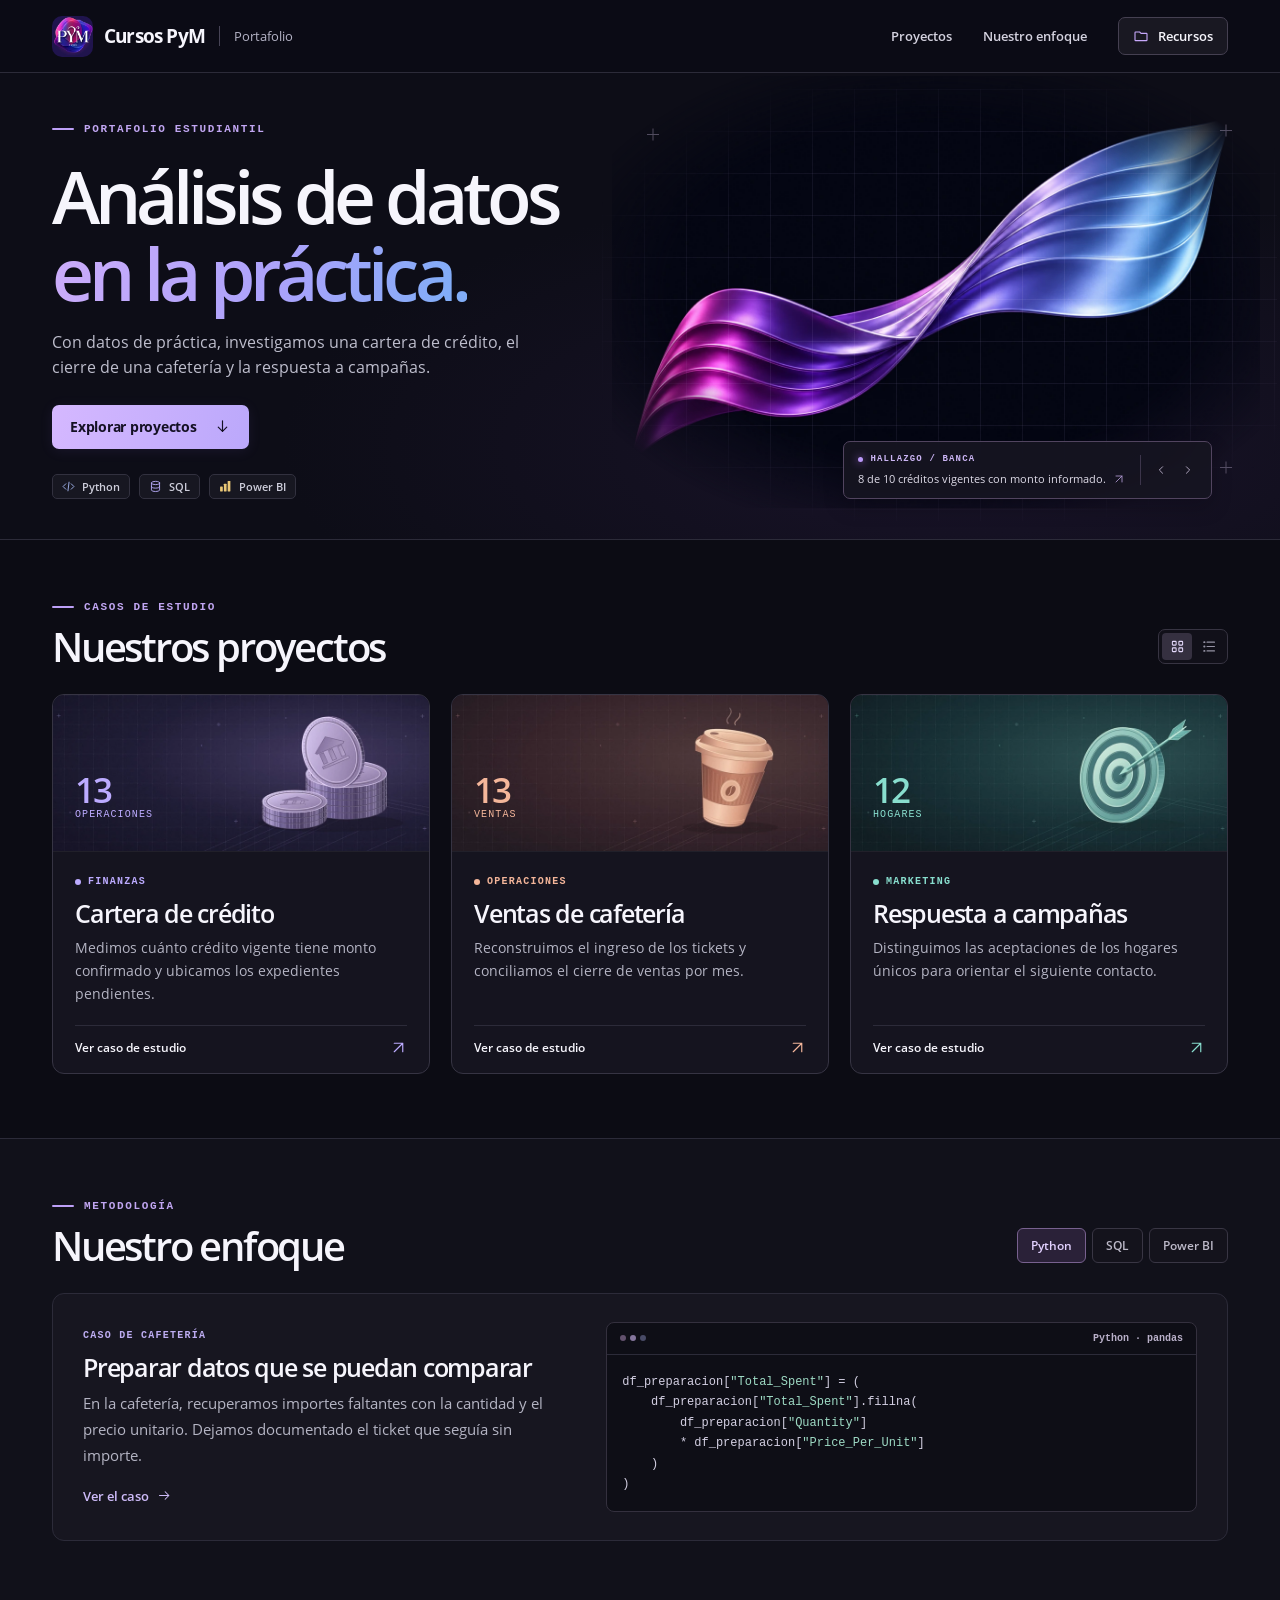
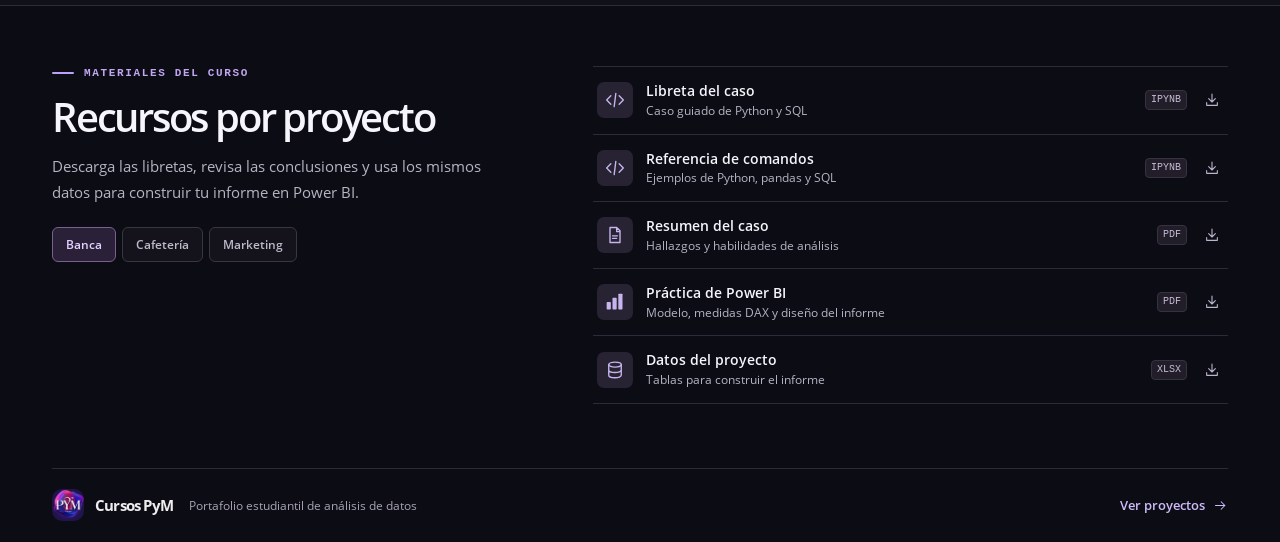
<file: index.html>
<!doctype html><html lang="es-MX"><head><meta charset="utf-8"><meta name="viewport" content="width=device-width,initial-scale=1"><meta name="theme-color" content="#101019"><title>Portafolio de análisis de datos · Cursos PyM</title><meta name="description" content="Portafolio estudiantil de Cursos PyM. Tres casos de banca, cafetería y marketing con Python, SQL y Power BI."><link rel="icon" type="image/webp" href="assets/pym.webp"><link rel="preload" href="assets/pym-bold.woff" as="font" type="font/woff" crossorigin><link rel="stylesheet" href="assets/style.css"><script defer src="assets/main.js"></script></head><body><a class="skip" href="#main">Saltar al contenido</a><header class="top"><div class="wrap navwrap">
    <a class="brand" href="index.html" aria-label="Cursos PyM, inicio"><img width="41" height="41" src="assets/pym.webp" alt=""><b>Cursos PyM</b><span class="brand-div"></span><span class="brand-sub">Portafolio</span></a>
    <nav aria-label="Navegación principal"><a class="navtext" href="#proyectos">Proyectos</a><a class="navtext" href="#enfoque">Nuestro enfoque</a><a class="nav-res" href="#recursos"><svg class="icon " width="20" height="20" viewBox="0 0 24 24" fill="none" stroke="currentColor" stroke-width="1.65" stroke-linecap="round" stroke-linejoin="round" aria-hidden="true"><path d="M3 7a1 1 0 0 1 1-1h6l2 2h8a1 1 0 0 1 1 1v9a1 1 0 0 1-1 1H4a1 1 0 0 1-1-1z"/></svg><span>Recursos</span></a></nav></div></header><main id="main"><section class="hero"><div class="wrap hero-inner"><div class="hero-copy"><div class="eyebrow"><span class="tick"></span>PORTAFOLIO ESTUDIANTIL</div><h1>Análisis de datos<br><span class="gradient">en la práctica.</span></h1>
<p>Con datos de práctica, investigamos una cartera de crédito, el cierre de una cafetería y la respuesta a campañas.</p>
<a class="button primary" href="#proyectos">Explorar proyectos <svg class="icon " width="20" height="20" viewBox="0 0 24 24" fill="none" stroke="currentColor" stroke-width="1.65" stroke-linecap="round" stroke-linejoin="round" aria-hidden="true"><path d="M12 4v15m-6-6 6 6 6-6"/></svg></a><div class="techbadges"><span><svg class="icon py-color" width="20" height="20" viewBox="0 0 24 24" fill="none" stroke="currentColor" stroke-width="1.65" stroke-linecap="round" stroke-linejoin="round" aria-hidden="true"><path d="m7 7-5 5 5 5m10-10 5 5-5 5m-4-13-2 16"/></svg>Python</span><span><svg class="icon sql-color" width="20" height="20" viewBox="0 0 24 24" fill="none" stroke="currentColor" stroke-width="1.65" stroke-linecap="round" stroke-linejoin="round" aria-hidden="true"><ellipse cx="12" cy="5.5" rx="7.5" ry="3"/><path d="M4.5 5.5v12.8a7.5 3 0 0 0 15 0V5.5M4.5 12a7.5 3 0 0 0 15 0"/></svg>SQL</span><span><svg class="icon bi-color" width="20" height="20" viewBox="0 0 24 24" fill="none" stroke="currentColor" stroke-width="1.65" stroke-linecap="round" stroke-linejoin="round" aria-hidden="true"><rect x="2" y="12" width="5" height="9" rx=".8" fill="currentColor" stroke="none"/><rect x="9" y="7" width="5" height="14" rx=".8" fill="currentColor" stroke="none"/><rect x="16" y="2" width="5" height="19" rx=".8" fill="currentColor" stroke="none"/></svg>Power BI</span></div></div>
<div class="hero-art"><div class="wire-grid"></div><span class="cross tl"></span><span class="cross tr"></span><span class="cross br"></span>
<img class="ribbon" src="assets/hero.webp" width="1350" height="900" fetchpriority="high" alt="">
<div class="feature"><a class="feature-link" href="banca.html" data-feature="0" ><span class="hl-mini"><span class="statusdot"></span>HALLAZGO / BANCA</span><span class="hl-res">8 de 10 créditos vigentes con monto informado. <svg class="icon " width="20" height="20" viewBox="0 0 24 24" fill="none" stroke="currentColor" stroke-width="1.65" stroke-linecap="round" stroke-linejoin="round" aria-hidden="true"><path d="m6 18 12-12M6 6h12v12"/></svg></span></a><a class="feature-link" href="cafeteria.html" data-feature="1" hidden><span class="hl-mini"><span class="statusdot"></span>HALLAZGO / CAFETERÍA</span><span class="hl-res">81 UM de ingreso conocido en 13 tickets. <svg class="icon " width="20" height="20" viewBox="0 0 24 24" fill="none" stroke="currentColor" stroke-width="1.65" stroke-linecap="round" stroke-linejoin="round" aria-hidden="true"><path d="m6 18 12-12M6 6h12v12"/></svg></span></a><a class="feature-link" href="marketing.html" data-feature="2" hidden><span class="hl-mini"><span class="statusdot"></span>HALLAZGO / MARKETING</span><span class="hl-res">9 hogares concentraron 18 aceptaciones. <svg class="icon " width="20" height="20" viewBox="0 0 24 24" fill="none" stroke="currentColor" stroke-width="1.65" stroke-linecap="round" stroke-linejoin="round" aria-hidden="true"><path d="m6 18 12-12M6 6h12v12"/></svg></span></a><div class="featcontrols"><button id="featureprev" type="button" aria-label="Hallazgo anterior"><svg class="icon " width="20" height="20" viewBox="0 0 24 24" fill="none" stroke="currentColor" stroke-width="1.65" stroke-linecap="round" stroke-linejoin="round" aria-hidden="true"><path d="m14 6-6 6 6 6"/></svg></button><button id="featurenext" type="button" aria-label="Siguiente hallazgo"><svg class="icon " width="20" height="20" viewBox="0 0 24 24" fill="none" stroke="currentColor" stroke-width="1.65" stroke-linecap="round" stroke-linejoin="round" aria-hidden="true"><path d="m10 6 6 6-6 6"/></svg></button></div></div></div></div></section><section id="proyectos" class="wrap section projects"><div class="eyebrow"><span class="tick"></span>CASOS DE ESTUDIO</div><div class="section-title-row"><h2>Nuestros proyectos</h2><div class="view-buttons" role="group" aria-label="Vista de proyectos"><button type="button" title="Ver cuadrícula" aria-label="Ver cuadrícula" id="viewgrid" aria-pressed="true"><svg class="icon " width="20" height="20" viewBox="0 0 24 24" fill="none" stroke="currentColor" stroke-width="1.65" stroke-linecap="round" stroke-linejoin="round" aria-hidden="true"><rect x="3.8" y="3.8" width="6" height="6" rx="1"/><rect x="14.2" y="3.8" width="6" height="6" rx="1"/><rect x="3.8" y="14.2" width="6" height="6" rx="1"/><rect x="14.2" y="14.2" width="6" height="6" rx="1"/></svg></button><button type="button" title="Ver lista" aria-label="Ver lista" id="viewlist" aria-pressed="false"><svg class="icon " width="20" height="20" viewBox="0 0 24 24" fill="none" stroke="currentColor" stroke-width="1.65" stroke-linecap="round" stroke-linejoin="round" aria-hidden="true"><path d="M8 5h12M8 12h12M8 19h12"/><path d="M3.5 5h.5m-.5 7h.5m-.5 7h.5" stroke-width="3"/></svg></button></div></div><div class="cards" id="projectcards"><a class="projcard banca" style="--case:#bcabff" href="banca.html"><div class="cover"><img src="assets/banca.webp" alt="" width="900" height="340"><div class="coverdata"><b>13</b><span>operaciones</span></div></div>
<div class="cardbody"><div class="category"><i></i>Finanzas</div><h3>Cartera de crédito</h3><p>Medimos cuánto crédito vigente tiene monto confirmado y ubicamos los expedientes pendientes.</p><div class="cardfoot"><span>Ver caso de estudio</span><svg class="icon " width="20" height="20" viewBox="0 0 24 24" fill="none" stroke="currentColor" stroke-width="1.65" stroke-linecap="round" stroke-linejoin="round" aria-hidden="true"><path d="m6 18 12-12M6 6h12v12"/></svg></div></div></a><a class="projcard cafeteria" style="--case:#f4b69a" href="cafeteria.html"><div class="cover"><img src="assets/cafeteria.webp" alt="" width="900" height="340"><div class="coverdata"><b>13</b><span>ventas</span></div></div>
<div class="cardbody"><div class="category"><i></i>Operaciones</div><h3>Ventas de cafetería</h3><p>Reconstruimos el ingreso de los tickets y conciliamos el cierre de ventas por mes.</p><div class="cardfoot"><span>Ver caso de estudio</span><svg class="icon " width="20" height="20" viewBox="0 0 24 24" fill="none" stroke="currentColor" stroke-width="1.65" stroke-linecap="round" stroke-linejoin="round" aria-hidden="true"><path d="m6 18 12-12M6 6h12v12"/></svg></div></div></a><a class="projcard marketing" style="--case:#88dece" href="marketing.html"><div class="cover"><img src="assets/marketing.webp" alt="" width="900" height="340"><div class="coverdata"><b>12</b><span>hogares</span></div></div>
<div class="cardbody"><div class="category"><i></i>Marketing</div><h3>Respuesta a campañas</h3><p>Distinguimos las aceptaciones de los hogares únicos para orientar el siguiente contacto.</p><div class="cardfoot"><span>Ver caso de estudio</span><svg class="icon " width="20" height="20" viewBox="0 0 24 24" fill="none" stroke="currentColor" stroke-width="1.65" stroke-linecap="round" stroke-linejoin="round" aria-hidden="true"><path d="m6 18 12-12M6 6h12v12"/></svg></div></div></a></div></section><section id="enfoque" class="band"><div class="wrap section" data-switch><div class="eyebrow"><span class="tick"></span>METODOLOGÍA</div><div class="section-title-row"><h2>Nuestro enfoque</h2><div class="switches" role="group" aria-label="metodo"><button type="button" data-panel="0" aria-controls="metodo-0" aria-pressed="true">Python</button><button type="button" data-panel="1" aria-controls="metodo-1" aria-pressed="false">SQL</button><button type="button" data-panel="2" aria-controls="metodo-2" aria-pressed="false">Power BI</button></div></div><div id="metodo-0" class="methodpanel" data-part="0"><div><div class="category">CASO DE CAFETERÍA</div><h3>Preparar datos que se puedan comparar</h3><p>En la cafetería, recuperamos importes faltantes con la cantidad y el precio unitario. Dejamos documentado el ticket que seguía sin importe.</p><a class="textlink" href="cafeteria.html">Ver el caso <svg class="icon " width="20" height="20" viewBox="0 0 24 24" fill="none" stroke="currentColor" stroke-width="1.65" stroke-linecap="round" stroke-linejoin="round" aria-hidden="true"><path d="M4 12h15m-6-6 6 6-6 6"/></svg></a></div><div class="codebox"><div class="codehead"><span class="windots"><i></i><i></i><i></i></span><span>Python · pandas</span></div><pre tabindex="0"><code><span class="n">df_preparacion</span><span class="p">[</span><span class="s2">"Total_Spent"</span><span class="p">]</span> <span class="o">=</span> <span class="p">(</span>
    <span class="n">df_preparacion</span><span class="p">[</span><span class="s2">"Total_Spent"</span><span class="p">]</span><span class="o">.</span><span class="n">fillna</span><span class="p">(</span>
        <span class="n">df_preparacion</span><span class="p">[</span><span class="s2">"Quantity"</span><span class="p">]</span>
        <span class="o">*</span> <span class="n">df_preparacion</span><span class="p">[</span><span class="s2">"Price_Per_Unit"</span><span class="p">]</span>
    <span class="p">)</span>
<span class="p">)</span></code></pre></div></div><div id="metodo-1" class="methodpanel" data-part="1"><div><div class="category">CASO DE BANCA</div><h3>Contrastar una cifra antes de reportarla</h3><p>En banca, contamos los créditos vigentes y después los que tenían monto informado. La diferencia nos indicó qué expedientes pedir a Finanzas.</p><a class="textlink" href="banca.html">Ver el caso <svg class="icon " width="20" height="20" viewBox="0 0 24 24" fill="none" stroke="currentColor" stroke-width="1.65" stroke-linecap="round" stroke-linejoin="round" aria-hidden="true"><path d="M4 12h15m-6-6 6 6-6 6"/></svg></a></div><div class="codebox"><div class="codehead"><span class="windots"><i></i><i></i><i></i></span><span>SQL · SQLite</span></div><pre tabindex="0"><code><span class="k">SELECT</span><span class="w"> </span><span class="k">COUNT</span><span class="p">(</span><span class="o">*</span><span class="p">)</span><span class="w"> </span><span class="k">AS</span><span class="w"> </span><span class="n">CreditosVigentes</span><span class="p">,</span>
<span class="w">       </span><span class="k">COUNT</span><span class="p">(</span><span class="n">MontoAutorizado</span><span class="p">)</span><span class="w"> </span><span class="k">AS</span><span class="w"> </span><span class="n">MontosInformados</span><span class="p">,</span>
<span class="w">       </span><span class="k">SUM</span><span class="p">(</span><span class="n">MontoAutorizado</span><span class="p">)</span><span class="w"> </span><span class="k">AS</span><span class="w"> </span><span class="n">MontoConocidoMXN</span>
<span class="k">FROM</span><span class="w"> </span><span class="n">creditos</span>
<span class="k">WHERE</span><span class="w"> </span><span class="n">Estado</span><span class="w"> </span><span class="o">=</span><span class="w"> </span><span class="s1">'Vigente'</span></code></pre></div></div><div id="metodo-2" class="methodpanel" data-part="2"><div><div class="category">CASO DE MARKETING</div><h3>Diseñar una medida para el equipo</h3><p>En la práctica de marketing, el modelo relaciona hogares, campañas y respuestas. Una medida DAX permite comparar las aceptaciones al filtrar por oferta.</p><a class="textlink" href="marketing.html">Ver el caso <svg class="icon " width="20" height="20" viewBox="0 0 24 24" fill="none" stroke="currentColor" stroke-width="1.65" stroke-linecap="round" stroke-linejoin="round" aria-hidden="true"><path d="M4 12h15m-6-6 6 6-6 6"/></svg></a></div><div class="codebox"><div class="codehead"><span class="windots"><i></i><i></i><i></i></span><span>Power BI · DAX</span></div><pre tabindex="0"><code>Aceptaciones = <b class="k">SUM</b>(Respuestas[Aceptada])</code></pre></div></div></div></section><section id="recursos" class="wrap section resources" data-switch><div class="resourceintro"><div class="eyebrow"><span class="tick"></span>MATERIALES DEL CURSO</div><h2>Recursos por proyecto</h2><p>Descarga las libretas, revisa las conclusiones y usa los mismos datos para construir tu informe en Power BI.</p><div class="switches" role="group" aria-label="archivos"><button type="button" data-panel="0" aria-controls="archivos-0" aria-pressed="true">Banca</button><button type="button" data-panel="1" aria-controls="archivos-1" aria-pressed="false">Cafetería</button><button type="button" data-panel="2" aria-controls="archivos-2" aria-pressed="false">Marketing</button></div></div><div><div class="filelist" id="archivos-0" data-part="0"><h3 class="nojs-name">Banca</h3><a class="filerow" download href="materiales/Caso_de_Uso_01_Banca_Python_SQL_PyM.ipynb" aria-label="Descargar Libreta del caso de Banca, IPYNB"><span class="fileic"><svg class="icon " width="20" height="20" viewBox="0 0 24 24" fill="none" stroke="currentColor" stroke-width="1.65" stroke-linecap="round" stroke-linejoin="round" aria-hidden="true"><path d="m7 7-5 5 5 5m10-10 5 5-5 5m-4-13-2 16"/></svg></span><span class="filetext"><strong>Libreta del caso</strong><small>Caso guiado de Python y SQL</small></span><span class="ext">IPYNB</span><svg class="icon " width="20" height="20" viewBox="0 0 24 24" fill="none" stroke="currentColor" stroke-width="1.65" stroke-linecap="round" stroke-linejoin="round" aria-hidden="true"><path d="M12 3v12m-5-5 5 5 5-5M4 16v4h16v-4"/></svg></a><a class="filerow" download href="materiales/Comandos_01_Banca_Python_SQL_PyM.ipynb" aria-label="Descargar Referencia de comandos de Banca, IPYNB"><span class="fileic"><svg class="icon " width="20" height="20" viewBox="0 0 24 24" fill="none" stroke="currentColor" stroke-width="1.65" stroke-linecap="round" stroke-linejoin="round" aria-hidden="true"><path d="m7 7-5 5 5 5m10-10 5 5-5 5m-4-13-2 16"/></svg></span><span class="filetext"><strong>Referencia de comandos</strong><small>Ejemplos de Python, pandas y SQL</small></span><span class="ext">IPYNB</span><svg class="icon " width="20" height="20" viewBox="0 0 24 24" fill="none" stroke="currentColor" stroke-width="1.65" stroke-linecap="round" stroke-linejoin="round" aria-hidden="true"><path d="M12 3v12m-5-5 5 5 5-5M4 16v4h16v-4"/></svg></a><a class="filerow" download href="materiales/Resumen_Caso_01_Banca_PyM.pdf" aria-label="Descargar Resumen del caso de Banca, PDF"><span class="fileic"><svg class="icon " width="20" height="20" viewBox="0 0 24 24" fill="none" stroke="currentColor" stroke-width="1.65" stroke-linecap="round" stroke-linejoin="round" aria-hidden="true"><path d="M6 3h8l4 4v14H6zM14 3v5h4M9 13h6m-6 3h5"/></svg></span><span class="filetext"><strong>Resumen del caso</strong><small>Hallazgos y habilidades de análisis</small></span><span class="ext">PDF</span><svg class="icon " width="20" height="20" viewBox="0 0 24 24" fill="none" stroke="currentColor" stroke-width="1.65" stroke-linecap="round" stroke-linejoin="round" aria-hidden="true"><path d="M12 3v12m-5-5 5 5 5-5M4 16v4h16v-4"/></svg></a><a class="filerow" download href="materiales/Tarea_Power_BI_01_Banca_PyM.pdf" aria-label="Descargar Práctica de Power BI de Banca, PDF"><span class="fileic"><svg class="icon " width="20" height="20" viewBox="0 0 24 24" fill="none" stroke="currentColor" stroke-width="1.65" stroke-linecap="round" stroke-linejoin="round" aria-hidden="true"><rect x="2" y="12" width="5" height="9" rx=".8" fill="currentColor" stroke="none"/><rect x="9" y="7" width="5" height="14" rx=".8" fill="currentColor" stroke="none"/><rect x="16" y="2" width="5" height="19" rx=".8" fill="currentColor" stroke="none"/></svg></span><span class="filetext"><strong>Práctica de Power BI</strong><small>Modelo, medidas DAX y diseño del informe</small></span><span class="ext">PDF</span><svg class="icon " width="20" height="20" viewBox="0 0 24 24" fill="none" stroke="currentColor" stroke-width="1.65" stroke-linecap="round" stroke-linejoin="round" aria-hidden="true"><path d="M12 3v12m-5-5 5 5 5-5M4 16v4h16v-4"/></svg></a><a class="filerow" download href="materiales/Datos_01_Banca_PyM.xlsx" aria-label="Descargar Datos del proyecto de Banca, XLSX"><span class="fileic"><svg class="icon " width="20" height="20" viewBox="0 0 24 24" fill="none" stroke="currentColor" stroke-width="1.65" stroke-linecap="round" stroke-linejoin="round" aria-hidden="true"><ellipse cx="12" cy="5.5" rx="7.5" ry="3"/><path d="M4.5 5.5v12.8a7.5 3 0 0 0 15 0V5.5M4.5 12a7.5 3 0 0 0 15 0"/></svg></span><span class="filetext"><strong>Datos del proyecto</strong><small>Tablas para construir el informe</small></span><span class="ext">XLSX</span><svg class="icon " width="20" height="20" viewBox="0 0 24 24" fill="none" stroke="currentColor" stroke-width="1.65" stroke-linecap="round" stroke-linejoin="round" aria-hidden="true"><path d="M12 3v12m-5-5 5 5 5-5M4 16v4h16v-4"/></svg></a></div><div class="filelist" id="archivos-1" data-part="1"><h3 class="nojs-name">Cafetería</h3><a class="filerow" download href="materiales/Caso_de_Uso_02_Cafeteria_Python_SQL_PyM.ipynb" aria-label="Descargar Libreta del caso de Cafetería, IPYNB"><span class="fileic"><svg class="icon " width="20" height="20" viewBox="0 0 24 24" fill="none" stroke="currentColor" stroke-width="1.65" stroke-linecap="round" stroke-linejoin="round" aria-hidden="true"><path d="m7 7-5 5 5 5m10-10 5 5-5 5m-4-13-2 16"/></svg></span><span class="filetext"><strong>Libreta del caso</strong><small>Caso guiado de Python y SQL</small></span><span class="ext">IPYNB</span><svg class="icon " width="20" height="20" viewBox="0 0 24 24" fill="none" stroke="currentColor" stroke-width="1.65" stroke-linecap="round" stroke-linejoin="round" aria-hidden="true"><path d="M12 3v12m-5-5 5 5 5-5M4 16v4h16v-4"/></svg></a><a class="filerow" download href="materiales/Comandos_02_Cafeteria_Python_SQL_PyM.ipynb" aria-label="Descargar Referencia de comandos de Cafetería, IPYNB"><span class="fileic"><svg class="icon " width="20" height="20" viewBox="0 0 24 24" fill="none" stroke="currentColor" stroke-width="1.65" stroke-linecap="round" stroke-linejoin="round" aria-hidden="true"><path d="m7 7-5 5 5 5m10-10 5 5-5 5m-4-13-2 16"/></svg></span><span class="filetext"><strong>Referencia de comandos</strong><small>Ejemplos de Python, pandas y SQL</small></span><span class="ext">IPYNB</span><svg class="icon " width="20" height="20" viewBox="0 0 24 24" fill="none" stroke="currentColor" stroke-width="1.65" stroke-linecap="round" stroke-linejoin="round" aria-hidden="true"><path d="M12 3v12m-5-5 5 5 5-5M4 16v4h16v-4"/></svg></a><a class="filerow" download href="materiales/Resumen_Caso_02_Cafeteria_PyM.pdf" aria-label="Descargar Resumen del caso de Cafetería, PDF"><span class="fileic"><svg class="icon " width="20" height="20" viewBox="0 0 24 24" fill="none" stroke="currentColor" stroke-width="1.65" stroke-linecap="round" stroke-linejoin="round" aria-hidden="true"><path d="M6 3h8l4 4v14H6zM14 3v5h4M9 13h6m-6 3h5"/></svg></span><span class="filetext"><strong>Resumen del caso</strong><small>Hallazgos y habilidades de análisis</small></span><span class="ext">PDF</span><svg class="icon " width="20" height="20" viewBox="0 0 24 24" fill="none" stroke="currentColor" stroke-width="1.65" stroke-linecap="round" stroke-linejoin="round" aria-hidden="true"><path d="M12 3v12m-5-5 5 5 5-5M4 16v4h16v-4"/></svg></a><a class="filerow" download href="materiales/Tarea_Power_BI_02_Cafeteria_PyM.pdf" aria-label="Descargar Práctica de Power BI de Cafetería, PDF"><span class="fileic"><svg class="icon " width="20" height="20" viewBox="0 0 24 24" fill="none" stroke="currentColor" stroke-width="1.65" stroke-linecap="round" stroke-linejoin="round" aria-hidden="true"><rect x="2" y="12" width="5" height="9" rx=".8" fill="currentColor" stroke="none"/><rect x="9" y="7" width="5" height="14" rx=".8" fill="currentColor" stroke="none"/><rect x="16" y="2" width="5" height="19" rx=".8" fill="currentColor" stroke="none"/></svg></span><span class="filetext"><strong>Práctica de Power BI</strong><small>Modelo, medidas DAX y diseño del informe</small></span><span class="ext">PDF</span><svg class="icon " width="20" height="20" viewBox="0 0 24 24" fill="none" stroke="currentColor" stroke-width="1.65" stroke-linecap="round" stroke-linejoin="round" aria-hidden="true"><path d="M12 3v12m-5-5 5 5 5-5M4 16v4h16v-4"/></svg></a><a class="filerow" download href="materiales/Datos_02_Cafeteria_PyM.xlsx" aria-label="Descargar Datos del proyecto de Cafetería, XLSX"><span class="fileic"><svg class="icon " width="20" height="20" viewBox="0 0 24 24" fill="none" stroke="currentColor" stroke-width="1.65" stroke-linecap="round" stroke-linejoin="round" aria-hidden="true"><ellipse cx="12" cy="5.5" rx="7.5" ry="3"/><path d="M4.5 5.5v12.8a7.5 3 0 0 0 15 0V5.5M4.5 12a7.5 3 0 0 0 15 0"/></svg></span><span class="filetext"><strong>Datos del proyecto</strong><small>Tablas para construir el informe</small></span><span class="ext">XLSX</span><svg class="icon " width="20" height="20" viewBox="0 0 24 24" fill="none" stroke="currentColor" stroke-width="1.65" stroke-linecap="round" stroke-linejoin="round" aria-hidden="true"><path d="M12 3v12m-5-5 5 5 5-5M4 16v4h16v-4"/></svg></a></div><div class="filelist" id="archivos-2" data-part="2"><h3 class="nojs-name">Marketing</h3><a class="filerow" download href="materiales/Caso_de_Uso_03_Marketing_Python_SQL_PyM.ipynb" aria-label="Descargar Libreta del caso de Marketing, IPYNB"><span class="fileic"><svg class="icon " width="20" height="20" viewBox="0 0 24 24" fill="none" stroke="currentColor" stroke-width="1.65" stroke-linecap="round" stroke-linejoin="round" aria-hidden="true"><path d="m7 7-5 5 5 5m10-10 5 5-5 5m-4-13-2 16"/></svg></span><span class="filetext"><strong>Libreta del caso</strong><small>Caso guiado de Python y SQL</small></span><span class="ext">IPYNB</span><svg class="icon " width="20" height="20" viewBox="0 0 24 24" fill="none" stroke="currentColor" stroke-width="1.65" stroke-linecap="round" stroke-linejoin="round" aria-hidden="true"><path d="M12 3v12m-5-5 5 5 5-5M4 16v4h16v-4"/></svg></a><a class="filerow" download href="materiales/Comandos_03_Marketing_Python_SQL_PyM.ipynb" aria-label="Descargar Referencia de comandos de Marketing, IPYNB"><span class="fileic"><svg class="icon " width="20" height="20" viewBox="0 0 24 24" fill="none" stroke="currentColor" stroke-width="1.65" stroke-linecap="round" stroke-linejoin="round" aria-hidden="true"><path d="m7 7-5 5 5 5m10-10 5 5-5 5m-4-13-2 16"/></svg></span><span class="filetext"><strong>Referencia de comandos</strong><small>Ejemplos de Python, pandas y SQL</small></span><span class="ext">IPYNB</span><svg class="icon " width="20" height="20" viewBox="0 0 24 24" fill="none" stroke="currentColor" stroke-width="1.65" stroke-linecap="round" stroke-linejoin="round" aria-hidden="true"><path d="M12 3v12m-5-5 5 5 5-5M4 16v4h16v-4"/></svg></a><a class="filerow" download href="materiales/Resumen_Caso_03_Marketing_PyM.pdf" aria-label="Descargar Resumen del caso de Marketing, PDF"><span class="fileic"><svg class="icon " width="20" height="20" viewBox="0 0 24 24" fill="none" stroke="currentColor" stroke-width="1.65" stroke-linecap="round" stroke-linejoin="round" aria-hidden="true"><path d="M6 3h8l4 4v14H6zM14 3v5h4M9 13h6m-6 3h5"/></svg></span><span class="filetext"><strong>Resumen del caso</strong><small>Hallazgos y habilidades de análisis</small></span><span class="ext">PDF</span><svg class="icon " width="20" height="20" viewBox="0 0 24 24" fill="none" stroke="currentColor" stroke-width="1.65" stroke-linecap="round" stroke-linejoin="round" aria-hidden="true"><path d="M12 3v12m-5-5 5 5 5-5M4 16v4h16v-4"/></svg></a><a class="filerow" download href="materiales/Tarea_Power_BI_03_Marketing_PyM.pdf" aria-label="Descargar Práctica de Power BI de Marketing, PDF"><span class="fileic"><svg class="icon " width="20" height="20" viewBox="0 0 24 24" fill="none" stroke="currentColor" stroke-width="1.65" stroke-linecap="round" stroke-linejoin="round" aria-hidden="true"><rect x="2" y="12" width="5" height="9" rx=".8" fill="currentColor" stroke="none"/><rect x="9" y="7" width="5" height="14" rx=".8" fill="currentColor" stroke="none"/><rect x="16" y="2" width="5" height="19" rx=".8" fill="currentColor" stroke="none"/></svg></span><span class="filetext"><strong>Práctica de Power BI</strong><small>Modelo, medidas DAX y diseño del informe</small></span><span class="ext">PDF</span><svg class="icon " width="20" height="20" viewBox="0 0 24 24" fill="none" stroke="currentColor" stroke-width="1.65" stroke-linecap="round" stroke-linejoin="round" aria-hidden="true"><path d="M12 3v12m-5-5 5 5 5-5M4 16v4h16v-4"/></svg></a><a class="filerow" download href="materiales/Datos_03_Marketing_PyM.xlsx" aria-label="Descargar Datos del proyecto de Marketing, XLSX"><span class="fileic"><svg class="icon " width="20" height="20" viewBox="0 0 24 24" fill="none" stroke="currentColor" stroke-width="1.65" stroke-linecap="round" stroke-linejoin="round" aria-hidden="true"><ellipse cx="12" cy="5.5" rx="7.5" ry="3"/><path d="M4.5 5.5v12.8a7.5 3 0 0 0 15 0V5.5M4.5 12a7.5 3 0 0 0 15 0"/></svg></span><span class="filetext"><strong>Datos del proyecto</strong><small>Tablas para construir el informe</small></span><span class="ext">XLSX</span><svg class="icon " width="20" height="20" viewBox="0 0 24 24" fill="none" stroke="currentColor" stroke-width="1.65" stroke-linecap="round" stroke-linejoin="round" aria-hidden="true"><path d="M12 3v12m-5-5 5 5 5-5M4 16v4h16v-4"/></svg></a></div></div></section></main><footer><div class="wrap footer"><a class="brand footbrand" href="index.html"><img src="assets/pym.webp" width="32" height="32" alt=""><b>Cursos PyM</b></a><span>Portafolio estudiantil de análisis de datos</span><a class="textlink" href="#proyectos">Ver proyectos <svg class="icon " width="20" height="20" viewBox="0 0 24 24" fill="none" stroke="currentColor" stroke-width="1.65" stroke-linecap="round" stroke-linejoin="round" aria-hidden="true"><path d="M4 12h15m-6-6 6 6-6 6"/></svg></a></div></footer></body></html>
</file>
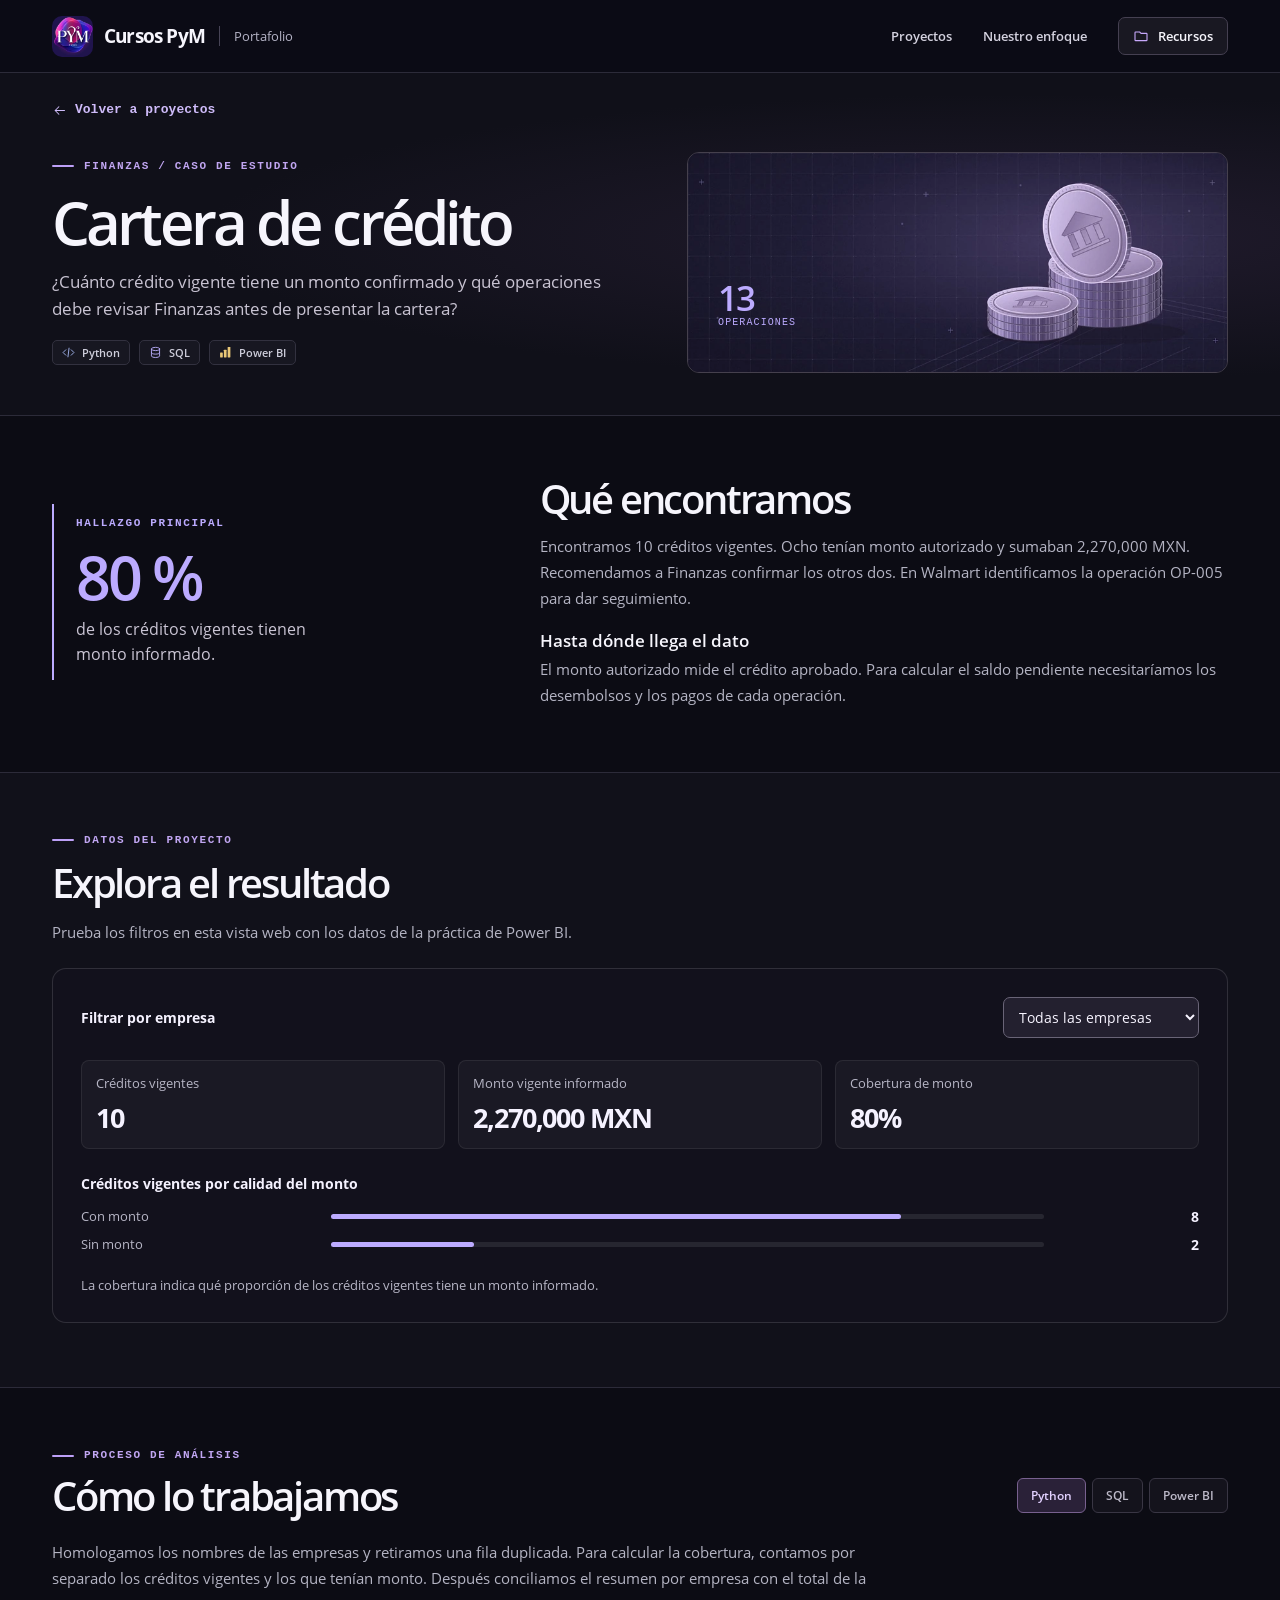
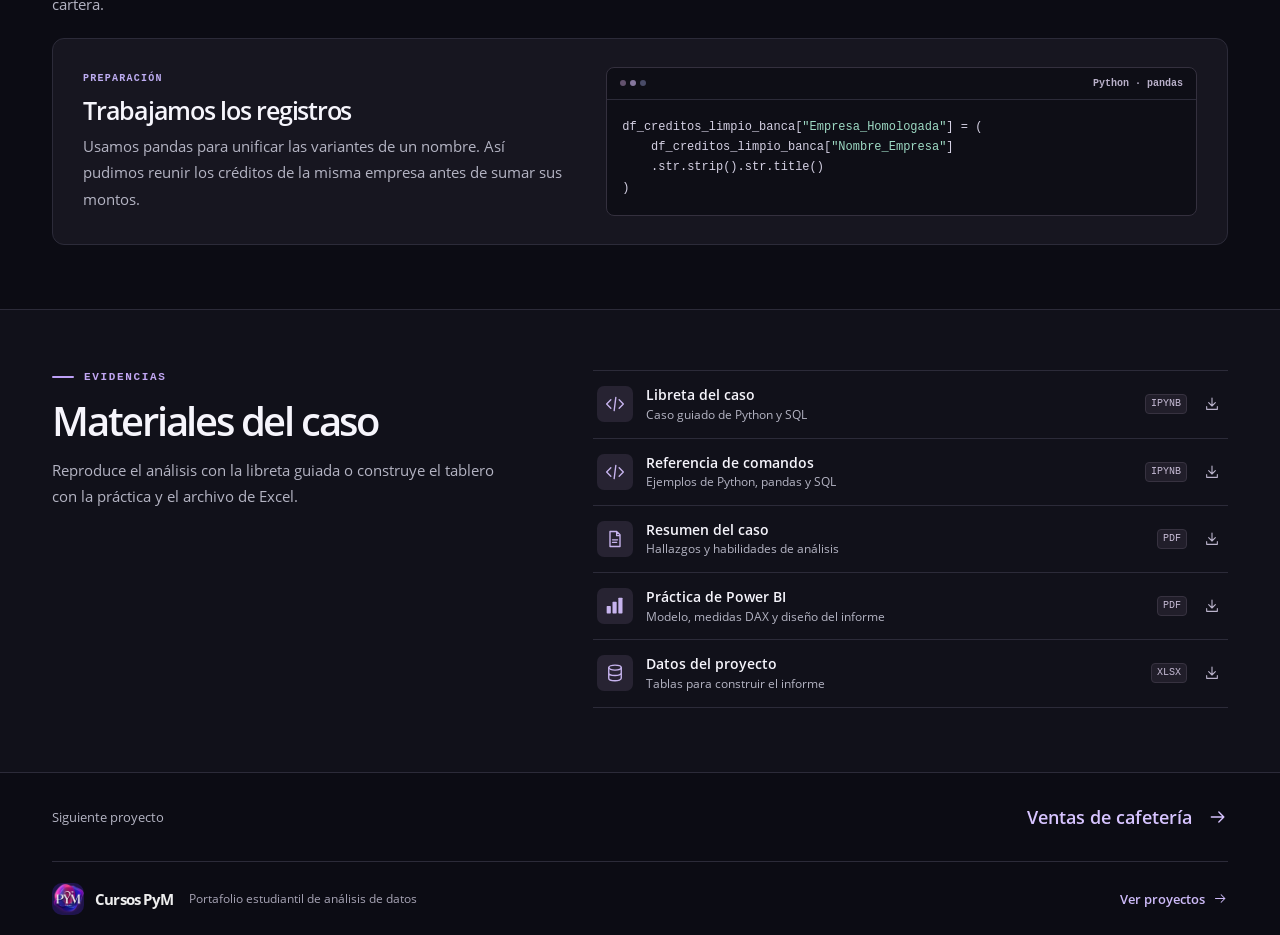
<file: banca.html>
<!doctype html><html lang="es-MX"><head><meta charset="utf-8"><meta name="viewport" content="width=device-width,initial-scale=1"><meta name="theme-color" content="#101019"><title>Cartera de crédito · Cursos PyM</title><meta name="description" content="¿Cuánto crédito vigente tiene un monto confirmado y qué operaciones debe revisar Finanzas antes de presentar la cartera?"><link rel="icon" type="image/webp" href="assets/pym.webp"><link rel="preload" href="assets/pym-bold.woff" as="font" type="font/woff" crossorigin><link rel="stylesheet" href="assets/style.css"><link rel="stylesheet" href="assets/explorer.css"><script defer src="assets/main.js"></script><script defer src="assets/explorer.js"></script></head><body><a class="skip" href="#main">Saltar al contenido</a><header class="top"><div class="wrap navwrap">
    <a class="brand" href="index.html" aria-label="Cursos PyM, inicio"><img width="41" height="41" src="assets/pym.webp" alt=""><b>Cursos PyM</b><span class="brand-div"></span><span class="brand-sub">Portafolio</span></a>
    <nav aria-label="Navegación principal"><a class="navtext" href="index.html#proyectos">Proyectos</a><a class="navtext" href="index.html#enfoque">Nuestro enfoque</a><a class="nav-res" href="index.html#recursos"><svg class="icon " width="20" height="20" viewBox="0 0 24 24" fill="none" stroke="currentColor" stroke-width="1.65" stroke-linecap="round" stroke-linejoin="round" aria-hidden="true"><path d="M3 7a1 1 0 0 1 1-1h6l2 2h8a1 1 0 0 1 1 1v9a1 1 0 0 1-1 1H4a1 1 0 0 1-1-1z"/></svg><span>Recursos</span></a></nav></div></header><main id="main"><section class="casehead banca" style="--case:#bcabff"><div class="wrap"><a class="back" href="index.html#proyectos"><svg class="icon " width="20" height="20" viewBox="0 0 24 24" fill="none" stroke="currentColor" stroke-width="1.65" stroke-linecap="round" stroke-linejoin="round" aria-hidden="true"><path d="M20 12H5m6-6-6 6 6 6"/></svg>Volver a proyectos</a><div class="caseintro"><div><div class="eyebrow"><span class="tick"></span>FINANZAS / CASO DE ESTUDIO</div><h1>Cartera de crédito</h1><p>¿Cuánto crédito vigente tiene un monto confirmado y qué operaciones debe revisar Finanzas antes de presentar la cartera?</p><div class="techbadges"><span><svg class="icon py-color" width="20" height="20" viewBox="0 0 24 24" fill="none" stroke="currentColor" stroke-width="1.65" stroke-linecap="round" stroke-linejoin="round" aria-hidden="true"><path d="m7 7-5 5 5 5m10-10 5 5-5 5m-4-13-2 16"/></svg>Python</span><span><svg class="icon sql-color" width="20" height="20" viewBox="0 0 24 24" fill="none" stroke="currentColor" stroke-width="1.65" stroke-linecap="round" stroke-linejoin="round" aria-hidden="true"><ellipse cx="12" cy="5.5" rx="7.5" ry="3"/><path d="M4.5 5.5v12.8a7.5 3 0 0 0 15 0V5.5M4.5 12a7.5 3 0 0 0 15 0"/></svg>SQL</span><span><svg class="icon bi-color" width="20" height="20" viewBox="0 0 24 24" fill="none" stroke="currentColor" stroke-width="1.65" stroke-linecap="round" stroke-linejoin="round" aria-hidden="true"><rect x="2" y="12" width="5" height="9" rx=".8" fill="currentColor" stroke="none"/><rect x="9" y="7" width="5" height="14" rx=".8" fill="currentColor" stroke="none"/><rect x="16" y="2" width="5" height="19" rx=".8" fill="currentColor" stroke="none"/></svg>Power BI</span></div></div><div class="casefoto"><img width="900" height="340" src="assets/banca.webp" alt=""><div class="coverdata"><b>13</b><span>operaciones</span></div></div></div></div></section><section class="wrap section insightarea"><div class="insightmetric" style="--case:#bcabff"><div class="eyebrow"><span class="tick"></span>HALLAZGO PRINCIPAL</div><strong>80 %</strong><p>de los créditos vigentes tienen monto informado.</p></div><div class="conclusions"><h2>Qué encontramos</h2><p>Encontramos 10 créditos vigentes. Ocho tenían monto autorizado y sumaban 2,270,000 MXN. Recomendamos a Finanzas confirmar los otros dos. En Walmart identificamos la operación OP-005 para dar seguimiento.</p><h3>Hasta dónde llega el dato</h3><p>El monto autorizado mide el crédito aprobado. Para calcular el saldo pendiente necesitaríamos los desembolsos y los pagos de cada operación.</p></div></section><section class="band"><div class="wrap section"><div class="exphead"><div class="eyebrow"><span class="tick"></span>DATOS DEL PROYECTO</div><h2>Explora el resultado</h2><p>Prueba los filtros en esta vista web con los datos de la práctica de Power BI.</p></div><div id="explorer" data-project="banca" style="--accent:#bcabff;--ink:#f5f2ff"><noscript>Activa JavaScript para usar los filtros. El resultado principal y los datos descargables se muestran en esta página.</noscript></div></div></section><section class="wrap section" data-switch><div class="eyebrow"><span class="tick"></span>PROCESO DE ANÁLISIS</div><div class="section-title-row"><h2>Cómo lo trabajamos</h2><div class="switches" role="group" aria-label="herramientas"><button type="button" data-panel="0" aria-controls="herramientas-0" aria-pressed="true">Python</button><button type="button" data-panel="1" aria-controls="herramientas-1" aria-pressed="false">SQL</button><button type="button" data-panel="2" aria-controls="herramientas-2" aria-pressed="false">Power BI</button></div></div><p class="intromethod">Homologamos los nombres de las empresas y retiramos una fila duplicada. Para calcular la cobertura, contamos por separado los créditos vigentes y los que tenían monto. Después conciliamos el resumen por empresa con el total de la cartera.</p><div class="methodpanel" data-part="0" id="herramientas-0"><div><div class="category">PREPARACIÓN</div><h3>Trabajamos los registros</h3><p>Usamos pandas para unificar las variantes de un nombre. Así pudimos reunir los créditos de la misma empresa antes de sumar sus montos.</p></div><div class="codebox"><div class="codehead"><span class="windots"><i></i><i></i><i></i></span><span>Python · pandas</span></div><pre tabindex="0"><code><span class="n">df_creditos_limpio_banca</span><span class="p">[</span><span class="s2">"Empresa_Homologada"</span><span class="p">]</span> <span class="o">=</span> <span class="p">(</span>
    <span class="n">df_creditos_limpio_banca</span><span class="p">[</span><span class="s2">"Nombre_Empresa"</span><span class="p">]</span>
    <span class="o">.</span><span class="n">str</span><span class="o">.</span><span class="n">strip</span><span class="p">()</span><span class="o">.</span><span class="n">str</span><span class="o">.</span><span class="n">title</span><span class="p">()</span>
<span class="p">)</span></code></pre></div></div><div class="methodpanel" data-part="1" id="herramientas-1"><div><div class="category">CONSULTA</div><h3>Contrastamos el resultado</h3><p>Contamos todas las operaciones vigentes y luego solo aquellas con monto informado. La diferencia nos dio los dos expedientes por revisar.</p></div><div class="codebox"><div class="codehead"><span class="windots"><i></i><i></i><i></i></span><span>SQL · SQLite</span></div><pre tabindex="0"><code><span class="k">SELECT</span><span class="w"> </span><span class="k">COUNT</span><span class="p">(</span><span class="o">*</span><span class="p">)</span><span class="w"> </span><span class="k">AS</span><span class="w"> </span><span class="n">CreditosVigentes</span><span class="p">,</span>
<span class="w">       </span><span class="k">COUNT</span><span class="p">(</span><span class="n">MontoAutorizado</span><span class="p">)</span><span class="w"> </span><span class="k">AS</span><span class="w"> </span><span class="n">MontosInformados</span><span class="p">,</span>
<span class="w">       </span><span class="k">SUM</span><span class="p">(</span><span class="n">MontoAutorizado</span><span class="p">)</span><span class="w"> </span><span class="k">AS</span><span class="w"> </span><span class="n">MontoConocidoMXN</span>
<span class="k">FROM</span><span class="w"> </span><span class="n">creditos</span>
<span class="k">WHERE</span><span class="w"> </span><span class="n">Estado</span><span class="w"> </span><span class="o">=</span><span class="w"> </span><span class="s1">'Vigente'</span></code></pre></div></div><div class="methodpanel" data-part="2" id="herramientas-2"><div><div class="category">MODELO Y MEDIDAS</div><h3>Llevamos la pregunta al informe</h3><p>La práctica relaciona Empresas con Creditos. La medida base cuenta operaciones y permite revisar cómo cambia la cartera al seleccionar un sector o una empresa.</p></div><div class="codebox"><div class="codehead"><span class="windots"><i></i><i></i><i></i></span><span>Power BI · DAX</span></div><pre tabindex="0"><code>Operaciones = <b class="k">COUNTROWS</b>(Creditos)</code></pre></div></div></section><section class="band" id="materiales"><div class="wrap section resources"><div class="resourceintro"><div class="eyebrow"><span class="tick"></span>EVIDENCIAS</div><h2>Materiales del caso</h2><p>Reproduce el análisis con la libreta guiada o construye el tablero con la práctica y el archivo de Excel.</p></div><div class="filelist"><a class="filerow" download href="materiales/Caso_de_Uso_01_Banca_Python_SQL_PyM.ipynb" aria-label="Descargar Libreta del caso de Banca, IPYNB"><span class="fileic"><svg class="icon " width="20" height="20" viewBox="0 0 24 24" fill="none" stroke="currentColor" stroke-width="1.65" stroke-linecap="round" stroke-linejoin="round" aria-hidden="true"><path d="m7 7-5 5 5 5m10-10 5 5-5 5m-4-13-2 16"/></svg></span><span class="filetext"><strong>Libreta del caso</strong><small>Caso guiado de Python y SQL</small></span><span class="ext">IPYNB</span><svg class="icon " width="20" height="20" viewBox="0 0 24 24" fill="none" stroke="currentColor" stroke-width="1.65" stroke-linecap="round" stroke-linejoin="round" aria-hidden="true"><path d="M12 3v12m-5-5 5 5 5-5M4 16v4h16v-4"/></svg></a><a class="filerow" download href="materiales/Comandos_01_Banca_Python_SQL_PyM.ipynb" aria-label="Descargar Referencia de comandos de Banca, IPYNB"><span class="fileic"><svg class="icon " width="20" height="20" viewBox="0 0 24 24" fill="none" stroke="currentColor" stroke-width="1.65" stroke-linecap="round" stroke-linejoin="round" aria-hidden="true"><path d="m7 7-5 5 5 5m10-10 5 5-5 5m-4-13-2 16"/></svg></span><span class="filetext"><strong>Referencia de comandos</strong><small>Ejemplos de Python, pandas y SQL</small></span><span class="ext">IPYNB</span><svg class="icon " width="20" height="20" viewBox="0 0 24 24" fill="none" stroke="currentColor" stroke-width="1.65" stroke-linecap="round" stroke-linejoin="round" aria-hidden="true"><path d="M12 3v12m-5-5 5 5 5-5M4 16v4h16v-4"/></svg></a><a class="filerow" download href="materiales/Resumen_Caso_01_Banca_PyM.pdf" aria-label="Descargar Resumen del caso de Banca, PDF"><span class="fileic"><svg class="icon " width="20" height="20" viewBox="0 0 24 24" fill="none" stroke="currentColor" stroke-width="1.65" stroke-linecap="round" stroke-linejoin="round" aria-hidden="true"><path d="M6 3h8l4 4v14H6zM14 3v5h4M9 13h6m-6 3h5"/></svg></span><span class="filetext"><strong>Resumen del caso</strong><small>Hallazgos y habilidades de análisis</small></span><span class="ext">PDF</span><svg class="icon " width="20" height="20" viewBox="0 0 24 24" fill="none" stroke="currentColor" stroke-width="1.65" stroke-linecap="round" stroke-linejoin="round" aria-hidden="true"><path d="M12 3v12m-5-5 5 5 5-5M4 16v4h16v-4"/></svg></a><a class="filerow" download href="materiales/Tarea_Power_BI_01_Banca_PyM.pdf" aria-label="Descargar Práctica de Power BI de Banca, PDF"><span class="fileic"><svg class="icon " width="20" height="20" viewBox="0 0 24 24" fill="none" stroke="currentColor" stroke-width="1.65" stroke-linecap="round" stroke-linejoin="round" aria-hidden="true"><rect x="2" y="12" width="5" height="9" rx=".8" fill="currentColor" stroke="none"/><rect x="9" y="7" width="5" height="14" rx=".8" fill="currentColor" stroke="none"/><rect x="16" y="2" width="5" height="19" rx=".8" fill="currentColor" stroke="none"/></svg></span><span class="filetext"><strong>Práctica de Power BI</strong><small>Modelo, medidas DAX y diseño del informe</small></span><span class="ext">PDF</span><svg class="icon " width="20" height="20" viewBox="0 0 24 24" fill="none" stroke="currentColor" stroke-width="1.65" stroke-linecap="round" stroke-linejoin="round" aria-hidden="true"><path d="M12 3v12m-5-5 5 5 5-5M4 16v4h16v-4"/></svg></a><a class="filerow" download href="materiales/Datos_01_Banca_PyM.xlsx" aria-label="Descargar Datos del proyecto de Banca, XLSX"><span class="fileic"><svg class="icon " width="20" height="20" viewBox="0 0 24 24" fill="none" stroke="currentColor" stroke-width="1.65" stroke-linecap="round" stroke-linejoin="round" aria-hidden="true"><ellipse cx="12" cy="5.5" rx="7.5" ry="3"/><path d="M4.5 5.5v12.8a7.5 3 0 0 0 15 0V5.5M4.5 12a7.5 3 0 0 0 15 0"/></svg></span><span class="filetext"><strong>Datos del proyecto</strong><small>Tablas para construir el informe</small></span><span class="ext">XLSX</span><svg class="icon " width="20" height="20" viewBox="0 0 24 24" fill="none" stroke="currentColor" stroke-width="1.65" stroke-linecap="round" stroke-linejoin="round" aria-hidden="true"><path d="M12 3v12m-5-5 5 5 5-5M4 16v4h16v-4"/></svg></a></div></div></section><div class="wrap nextcase"><span>Siguiente proyecto</span><a href="cafeteria.html">Ventas de cafetería <svg class="icon " width="20" height="20" viewBox="0 0 24 24" fill="none" stroke="currentColor" stroke-width="1.65" stroke-linecap="round" stroke-linejoin="round" aria-hidden="true"><path d="M4 12h15m-6-6 6 6-6 6"/></svg></a></div></main><footer><div class="wrap footer"><a class="brand footbrand" href="index.html"><img src="assets/pym.webp" width="32" height="32" alt=""><b>Cursos PyM</b></a><span>Portafolio estudiantil de análisis de datos</span><a class="textlink" href="index.html#proyectos">Ver proyectos <svg class="icon " width="20" height="20" viewBox="0 0 24 24" fill="none" stroke="currentColor" stroke-width="1.65" stroke-linecap="round" stroke-linejoin="round" aria-hidden="true"><path d="M4 12h15m-6-6 6 6-6 6"/></svg></a></div></footer></body></html>
</file>
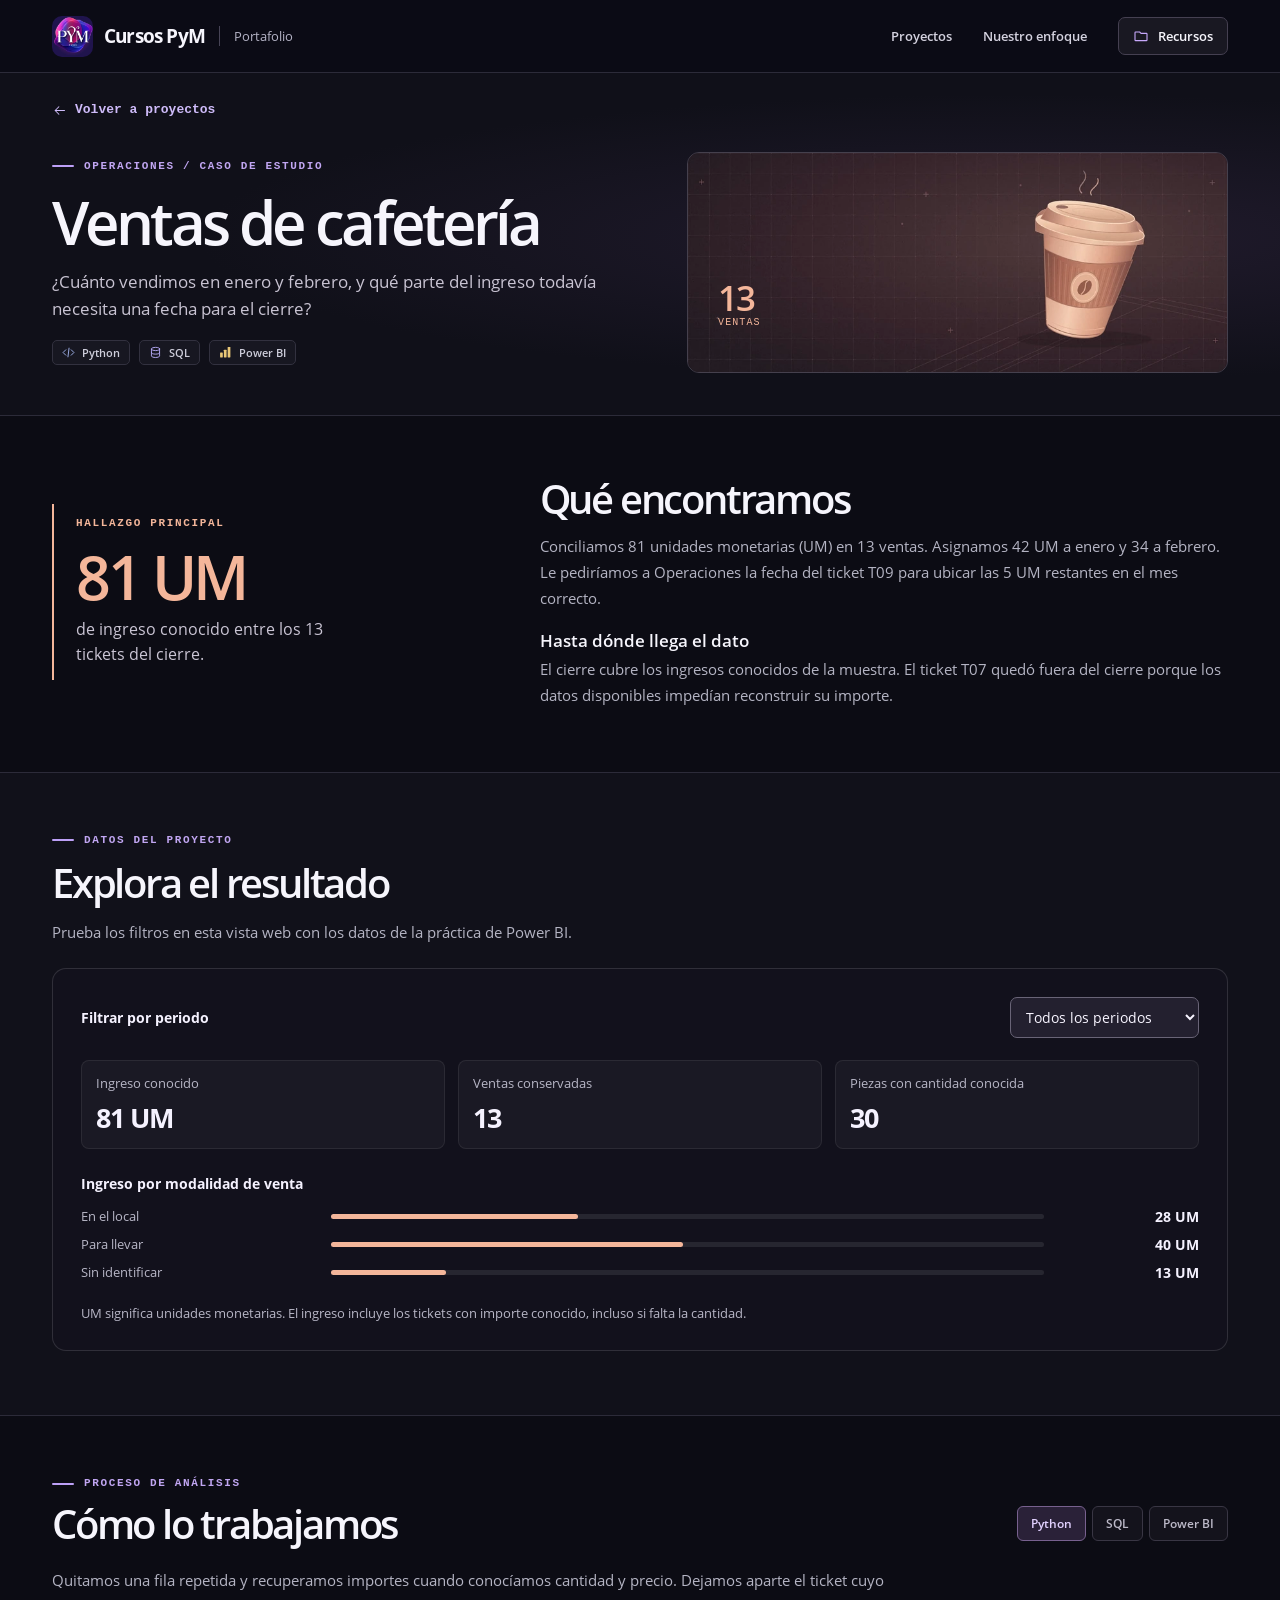
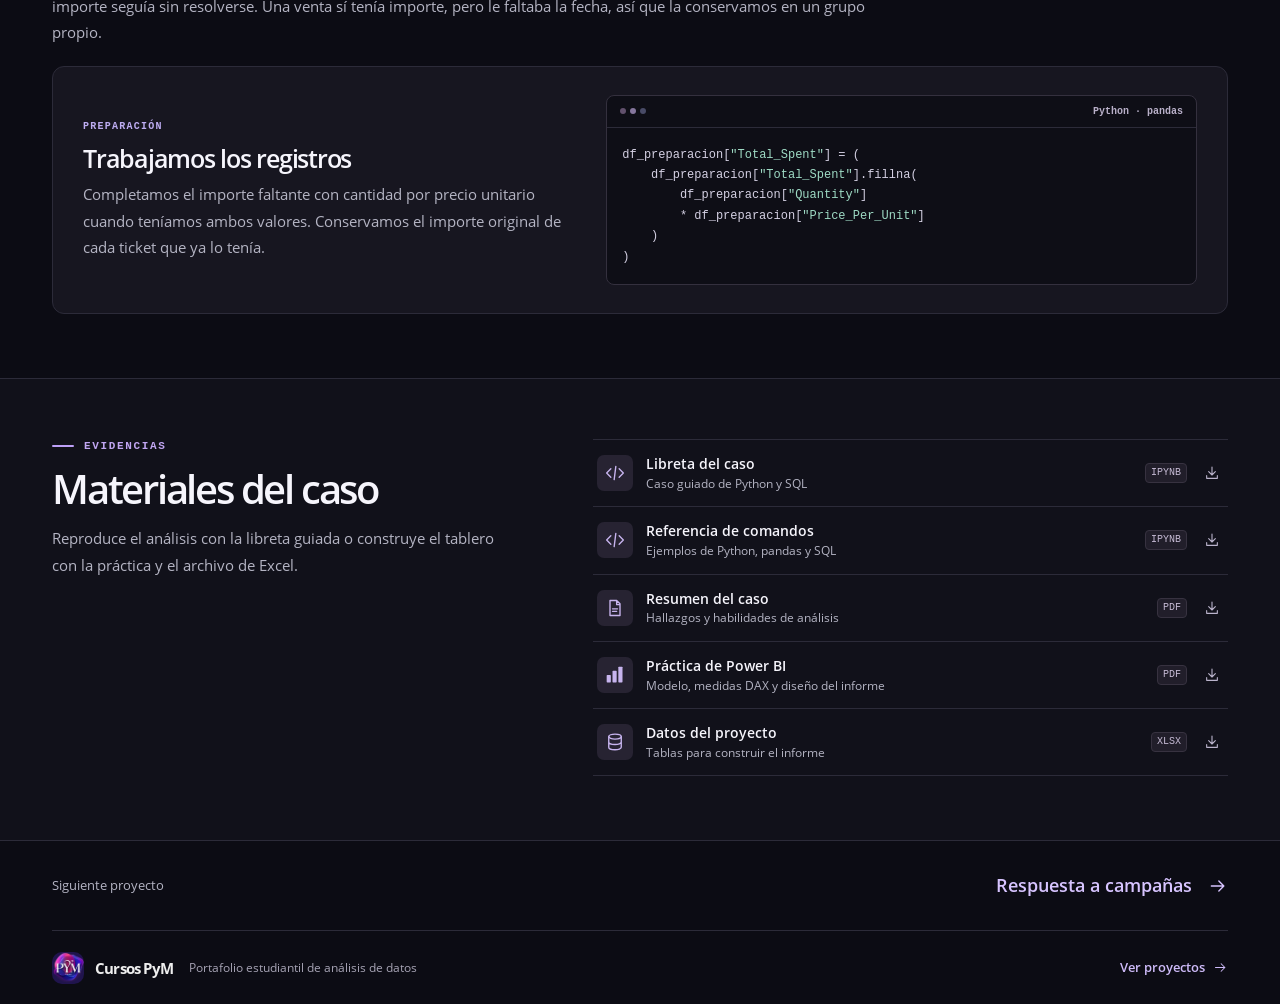
<file: cafeteria.html>
<!doctype html><html lang="es-MX"><head><meta charset="utf-8"><meta name="viewport" content="width=device-width,initial-scale=1"><meta name="theme-color" content="#101019"><title>Ventas de cafetería · Cursos PyM</title><meta name="description" content="¿Cuánto vendimos en enero y febrero, y qué parte del ingreso todavía necesita una fecha para el cierre?"><link rel="icon" type="image/webp" href="assets/pym.webp"><link rel="preload" href="assets/pym-bold.woff" as="font" type="font/woff" crossorigin><link rel="stylesheet" href="assets/style.css"><link rel="stylesheet" href="assets/explorer.css"><script defer src="assets/main.js"></script><script defer src="assets/explorer.js"></script></head><body><a class="skip" href="#main">Saltar al contenido</a><header class="top"><div class="wrap navwrap">
    <a class="brand" href="index.html" aria-label="Cursos PyM, inicio"><img width="41" height="41" src="assets/pym.webp" alt=""><b>Cursos PyM</b><span class="brand-div"></span><span class="brand-sub">Portafolio</span></a>
    <nav aria-label="Navegación principal"><a class="navtext" href="index.html#proyectos">Proyectos</a><a class="navtext" href="index.html#enfoque">Nuestro enfoque</a><a class="nav-res" href="index.html#recursos"><svg class="icon " width="20" height="20" viewBox="0 0 24 24" fill="none" stroke="currentColor" stroke-width="1.65" stroke-linecap="round" stroke-linejoin="round" aria-hidden="true"><path d="M3 7a1 1 0 0 1 1-1h6l2 2h8a1 1 0 0 1 1 1v9a1 1 0 0 1-1 1H4a1 1 0 0 1-1-1z"/></svg><span>Recursos</span></a></nav></div></header><main id="main"><section class="casehead cafeteria" style="--case:#f4b69a"><div class="wrap"><a class="back" href="index.html#proyectos"><svg class="icon " width="20" height="20" viewBox="0 0 24 24" fill="none" stroke="currentColor" stroke-width="1.65" stroke-linecap="round" stroke-linejoin="round" aria-hidden="true"><path d="M20 12H5m6-6-6 6 6 6"/></svg>Volver a proyectos</a><div class="caseintro"><div><div class="eyebrow"><span class="tick"></span>OPERACIONES / CASO DE ESTUDIO</div><h1>Ventas de cafetería</h1><p>¿Cuánto vendimos en enero y febrero, y qué parte del ingreso todavía necesita una fecha para el cierre?</p><div class="techbadges"><span><svg class="icon py-color" width="20" height="20" viewBox="0 0 24 24" fill="none" stroke="currentColor" stroke-width="1.65" stroke-linecap="round" stroke-linejoin="round" aria-hidden="true"><path d="m7 7-5 5 5 5m10-10 5 5-5 5m-4-13-2 16"/></svg>Python</span><span><svg class="icon sql-color" width="20" height="20" viewBox="0 0 24 24" fill="none" stroke="currentColor" stroke-width="1.65" stroke-linecap="round" stroke-linejoin="round" aria-hidden="true"><ellipse cx="12" cy="5.5" rx="7.5" ry="3"/><path d="M4.5 5.5v12.8a7.5 3 0 0 0 15 0V5.5M4.5 12a7.5 3 0 0 0 15 0"/></svg>SQL</span><span><svg class="icon bi-color" width="20" height="20" viewBox="0 0 24 24" fill="none" stroke="currentColor" stroke-width="1.65" stroke-linecap="round" stroke-linejoin="round" aria-hidden="true"><rect x="2" y="12" width="5" height="9" rx=".8" fill="currentColor" stroke="none"/><rect x="9" y="7" width="5" height="14" rx=".8" fill="currentColor" stroke="none"/><rect x="16" y="2" width="5" height="19" rx=".8" fill="currentColor" stroke="none"/></svg>Power BI</span></div></div><div class="casefoto"><img width="900" height="340" src="assets/cafeteria.webp" alt=""><div class="coverdata"><b>13</b><span>ventas</span></div></div></div></div></section><section class="wrap section insightarea"><div class="insightmetric" style="--case:#f4b69a"><div class="eyebrow"><span class="tick"></span>HALLAZGO PRINCIPAL</div><strong>81 UM</strong><p>de ingreso conocido entre los 13 tickets del cierre.</p></div><div class="conclusions"><h2>Qué encontramos</h2><p>Conciliamos 81 unidades monetarias (UM) en 13 ventas. Asignamos 42 UM a enero y 34 a febrero. Le pediríamos a Operaciones la fecha del ticket T09 para ubicar las 5 UM restantes en el mes correcto.</p><h3>Hasta dónde llega el dato</h3><p>El cierre cubre los ingresos conocidos de la muestra. El ticket T07 quedó fuera del cierre porque los datos disponibles impedían reconstruir su importe.</p></div></section><section class="band"><div class="wrap section"><div class="exphead"><div class="eyebrow"><span class="tick"></span>DATOS DEL PROYECTO</div><h2>Explora el resultado</h2><p>Prueba los filtros en esta vista web con los datos de la práctica de Power BI.</p></div><div id="explorer" data-project="cafeteria" style="--accent:#f4b69a;--ink:#f5f2ff"><noscript>Activa JavaScript para usar los filtros. El resultado principal y los datos descargables se muestran en esta página.</noscript></div></div></section><section class="wrap section" data-switch><div class="eyebrow"><span class="tick"></span>PROCESO DE ANÁLISIS</div><div class="section-title-row"><h2>Cómo lo trabajamos</h2><div class="switches" role="group" aria-label="herramientas"><button type="button" data-panel="0" aria-controls="herramientas-0" aria-pressed="true">Python</button><button type="button" data-panel="1" aria-controls="herramientas-1" aria-pressed="false">SQL</button><button type="button" data-panel="2" aria-controls="herramientas-2" aria-pressed="false">Power BI</button></div></div><p class="intromethod">Quitamos una fila repetida y recuperamos importes cuando conocíamos cantidad y precio. Dejamos aparte el ticket cuyo importe seguía sin resolverse. Una venta sí tenía importe, pero le faltaba la fecha, así que la conservamos en un grupo propio.</p><div class="methodpanel" data-part="0" id="herramientas-0"><div><div class="category">PREPARACIÓN</div><h3>Trabajamos los registros</h3><p>Completamos el importe faltante con cantidad por precio unitario cuando teníamos ambos valores. Conservamos el importe original de cada ticket que ya lo tenía.</p></div><div class="codebox"><div class="codehead"><span class="windots"><i></i><i></i><i></i></span><span>Python · pandas</span></div><pre tabindex="0"><code><span class="n">df_preparacion</span><span class="p">[</span><span class="s2">"Total_Spent"</span><span class="p">]</span> <span class="o">=</span> <span class="p">(</span>
    <span class="n">df_preparacion</span><span class="p">[</span><span class="s2">"Total_Spent"</span><span class="p">]</span><span class="o">.</span><span class="n">fillna</span><span class="p">(</span>
        <span class="n">df_preparacion</span><span class="p">[</span><span class="s2">"Quantity"</span><span class="p">]</span>
        <span class="o">*</span> <span class="n">df_preparacion</span><span class="p">[</span><span class="s2">"Price_Per_Unit"</span><span class="p">]</span>
    <span class="p">)</span>
<span class="p">)</span></code></pre></div></div><div class="methodpanel" data-part="1" id="herramientas-1"><div><div class="category">CONSULTA</div><h3>Contrastamos el resultado</h3><p>Agrupamos los tickets por periodo y comprobamos que enero, febrero y el grupo sin fecha sumaran el mismo ingreso que el cierre en pandas.</p></div><div class="codebox"><div class="codehead"><span class="windots"><i></i><i></i><i></i></span><span>SQL · SQLite</span></div><pre tabindex="0"><code><span class="k">SELECT</span><span class="w"> </span><span class="n">Periodo</span><span class="p">,</span><span class="w"> </span><span class="k">SUM</span><span class="p">(</span><span class="n">Ingreso</span><span class="p">)</span><span class="w"> </span><span class="k">AS</span><span class="w"> </span><span class="n">Ingreso</span>
<span class="k">FROM</span><span class="w"> </span><span class="n">ventas_cafe</span>
<span class="k">GROUP</span><span class="w"> </span><span class="k">BY</span><span class="w"> </span><span class="n">Periodo</span></code></pre></div></div><div class="methodpanel" data-part="2" id="herramientas-2"><div><div class="category">MODELO Y MEDIDAS</div><h3>Llevamos la pregunta al informe</h3><p>La práctica conecta Ventas con Productos y Periodos. Esta medida permite comparar las ventas de mostrador con los pedidos para llevar y revisar los tickets sin fecha.</p></div><div class="codebox"><div class="codehead"><span class="windots"><i></i><i></i><i></i></span><span>Power BI · DAX</span></div><pre tabindex="0"><code>Ingreso conservado = <b class="k">SUM</b>(Ventas[Ingreso])</code></pre></div></div></section><section class="band" id="materiales"><div class="wrap section resources"><div class="resourceintro"><div class="eyebrow"><span class="tick"></span>EVIDENCIAS</div><h2>Materiales del caso</h2><p>Reproduce el análisis con la libreta guiada o construye el tablero con la práctica y el archivo de Excel.</p></div><div class="filelist"><a class="filerow" download href="materiales/Caso_de_Uso_02_Cafeteria_Python_SQL_PyM.ipynb" aria-label="Descargar Libreta del caso de Cafetería, IPYNB"><span class="fileic"><svg class="icon " width="20" height="20" viewBox="0 0 24 24" fill="none" stroke="currentColor" stroke-width="1.65" stroke-linecap="round" stroke-linejoin="round" aria-hidden="true"><path d="m7 7-5 5 5 5m10-10 5 5-5 5m-4-13-2 16"/></svg></span><span class="filetext"><strong>Libreta del caso</strong><small>Caso guiado de Python y SQL</small></span><span class="ext">IPYNB</span><svg class="icon " width="20" height="20" viewBox="0 0 24 24" fill="none" stroke="currentColor" stroke-width="1.65" stroke-linecap="round" stroke-linejoin="round" aria-hidden="true"><path d="M12 3v12m-5-5 5 5 5-5M4 16v4h16v-4"/></svg></a><a class="filerow" download href="materiales/Comandos_02_Cafeteria_Python_SQL_PyM.ipynb" aria-label="Descargar Referencia de comandos de Cafetería, IPYNB"><span class="fileic"><svg class="icon " width="20" height="20" viewBox="0 0 24 24" fill="none" stroke="currentColor" stroke-width="1.65" stroke-linecap="round" stroke-linejoin="round" aria-hidden="true"><path d="m7 7-5 5 5 5m10-10 5 5-5 5m-4-13-2 16"/></svg></span><span class="filetext"><strong>Referencia de comandos</strong><small>Ejemplos de Python, pandas y SQL</small></span><span class="ext">IPYNB</span><svg class="icon " width="20" height="20" viewBox="0 0 24 24" fill="none" stroke="currentColor" stroke-width="1.65" stroke-linecap="round" stroke-linejoin="round" aria-hidden="true"><path d="M12 3v12m-5-5 5 5 5-5M4 16v4h16v-4"/></svg></a><a class="filerow" download href="materiales/Resumen_Caso_02_Cafeteria_PyM.pdf" aria-label="Descargar Resumen del caso de Cafetería, PDF"><span class="fileic"><svg class="icon " width="20" height="20" viewBox="0 0 24 24" fill="none" stroke="currentColor" stroke-width="1.65" stroke-linecap="round" stroke-linejoin="round" aria-hidden="true"><path d="M6 3h8l4 4v14H6zM14 3v5h4M9 13h6m-6 3h5"/></svg></span><span class="filetext"><strong>Resumen del caso</strong><small>Hallazgos y habilidades de análisis</small></span><span class="ext">PDF</span><svg class="icon " width="20" height="20" viewBox="0 0 24 24" fill="none" stroke="currentColor" stroke-width="1.65" stroke-linecap="round" stroke-linejoin="round" aria-hidden="true"><path d="M12 3v12m-5-5 5 5 5-5M4 16v4h16v-4"/></svg></a><a class="filerow" download href="materiales/Tarea_Power_BI_02_Cafeteria_PyM.pdf" aria-label="Descargar Práctica de Power BI de Cafetería, PDF"><span class="fileic"><svg class="icon " width="20" height="20" viewBox="0 0 24 24" fill="none" stroke="currentColor" stroke-width="1.65" stroke-linecap="round" stroke-linejoin="round" aria-hidden="true"><rect x="2" y="12" width="5" height="9" rx=".8" fill="currentColor" stroke="none"/><rect x="9" y="7" width="5" height="14" rx=".8" fill="currentColor" stroke="none"/><rect x="16" y="2" width="5" height="19" rx=".8" fill="currentColor" stroke="none"/></svg></span><span class="filetext"><strong>Práctica de Power BI</strong><small>Modelo, medidas DAX y diseño del informe</small></span><span class="ext">PDF</span><svg class="icon " width="20" height="20" viewBox="0 0 24 24" fill="none" stroke="currentColor" stroke-width="1.65" stroke-linecap="round" stroke-linejoin="round" aria-hidden="true"><path d="M12 3v12m-5-5 5 5 5-5M4 16v4h16v-4"/></svg></a><a class="filerow" download href="materiales/Datos_02_Cafeteria_PyM.xlsx" aria-label="Descargar Datos del proyecto de Cafetería, XLSX"><span class="fileic"><svg class="icon " width="20" height="20" viewBox="0 0 24 24" fill="none" stroke="currentColor" stroke-width="1.65" stroke-linecap="round" stroke-linejoin="round" aria-hidden="true"><ellipse cx="12" cy="5.5" rx="7.5" ry="3"/><path d="M4.5 5.5v12.8a7.5 3 0 0 0 15 0V5.5M4.5 12a7.5 3 0 0 0 15 0"/></svg></span><span class="filetext"><strong>Datos del proyecto</strong><small>Tablas para construir el informe</small></span><span class="ext">XLSX</span><svg class="icon " width="20" height="20" viewBox="0 0 24 24" fill="none" stroke="currentColor" stroke-width="1.65" stroke-linecap="round" stroke-linejoin="round" aria-hidden="true"><path d="M12 3v12m-5-5 5 5 5-5M4 16v4h16v-4"/></svg></a></div></div></section><div class="wrap nextcase"><span>Siguiente proyecto</span><a href="marketing.html">Respuesta a campañas <svg class="icon " width="20" height="20" viewBox="0 0 24 24" fill="none" stroke="currentColor" stroke-width="1.65" stroke-linecap="round" stroke-linejoin="round" aria-hidden="true"><path d="M4 12h15m-6-6 6 6-6 6"/></svg></a></div></main><footer><div class="wrap footer"><a class="brand footbrand" href="index.html"><img src="assets/pym.webp" width="32" height="32" alt=""><b>Cursos PyM</b></a><span>Portafolio estudiantil de análisis de datos</span><a class="textlink" href="index.html#proyectos">Ver proyectos <svg class="icon " width="20" height="20" viewBox="0 0 24 24" fill="none" stroke="currentColor" stroke-width="1.65" stroke-linecap="round" stroke-linejoin="round" aria-hidden="true"><path d="M4 12h15m-6-6 6 6-6 6"/></svg></a></div></footer></body></html>
</file>
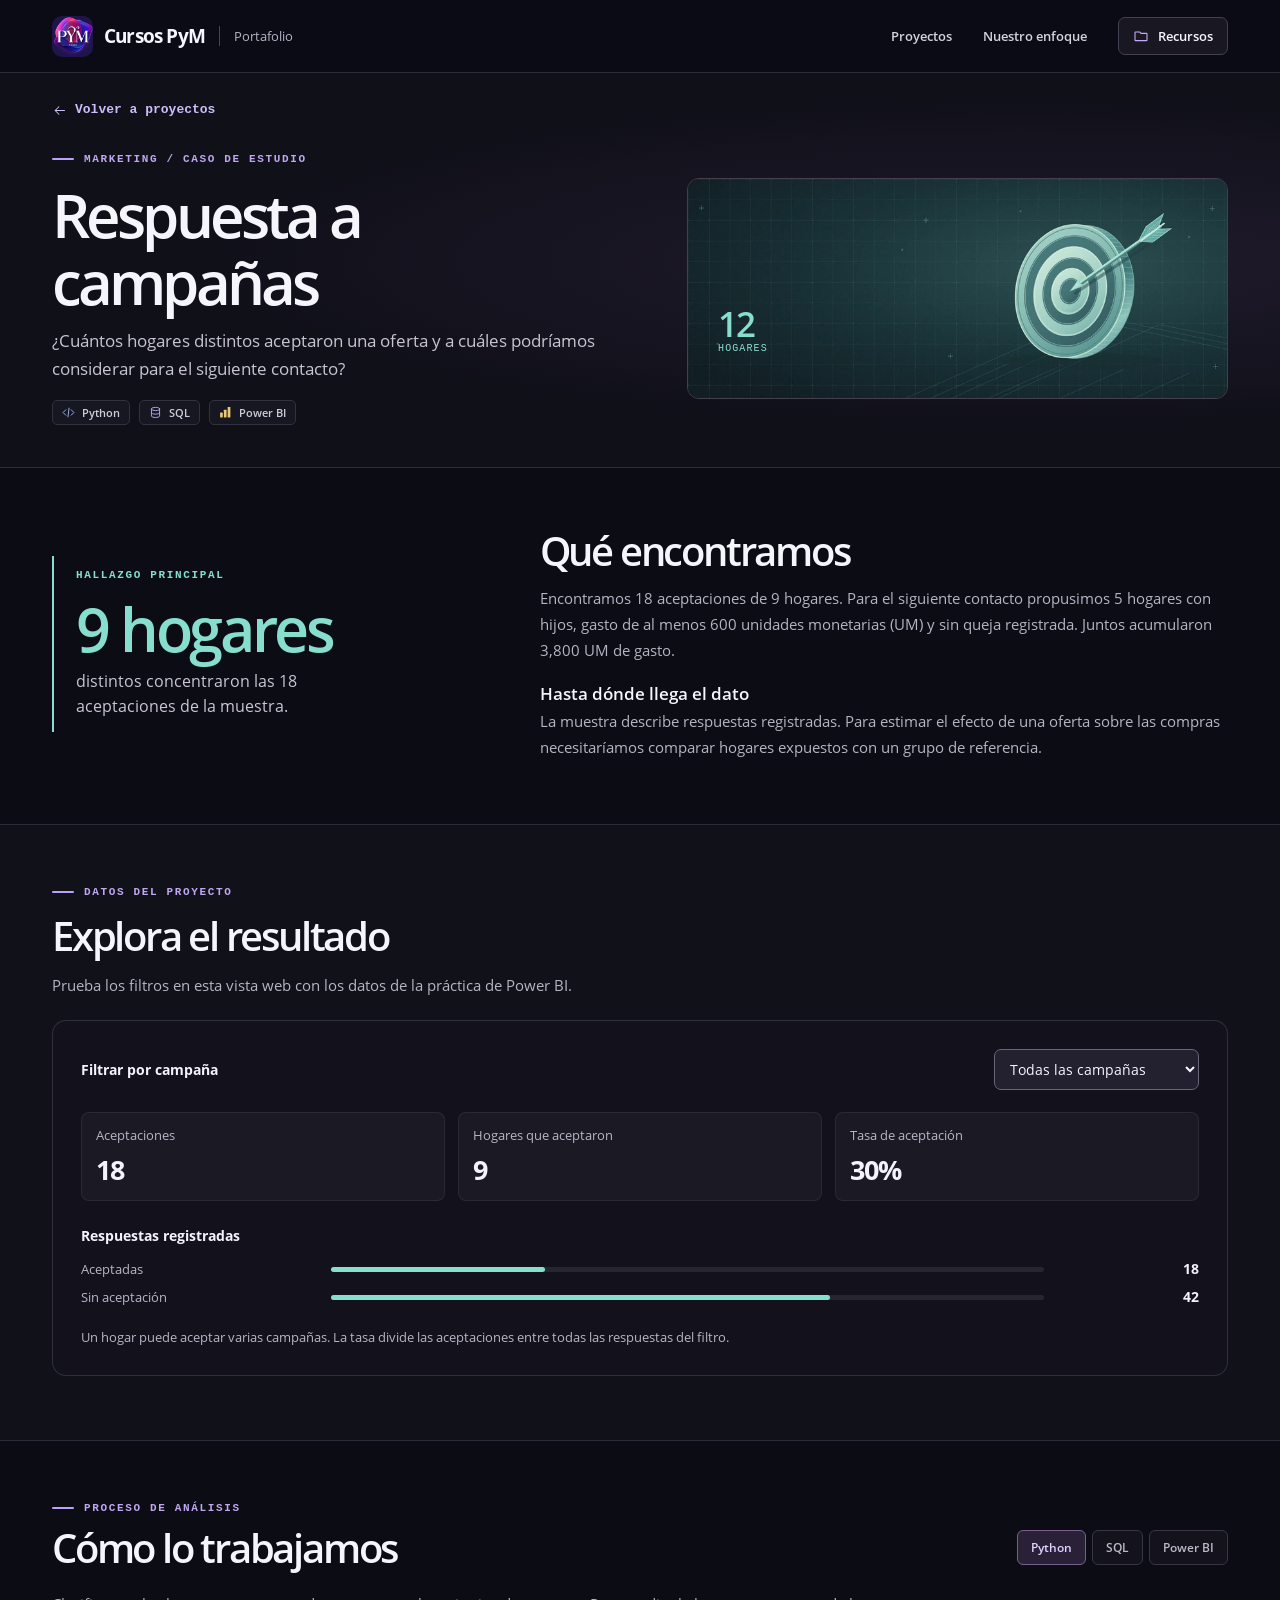
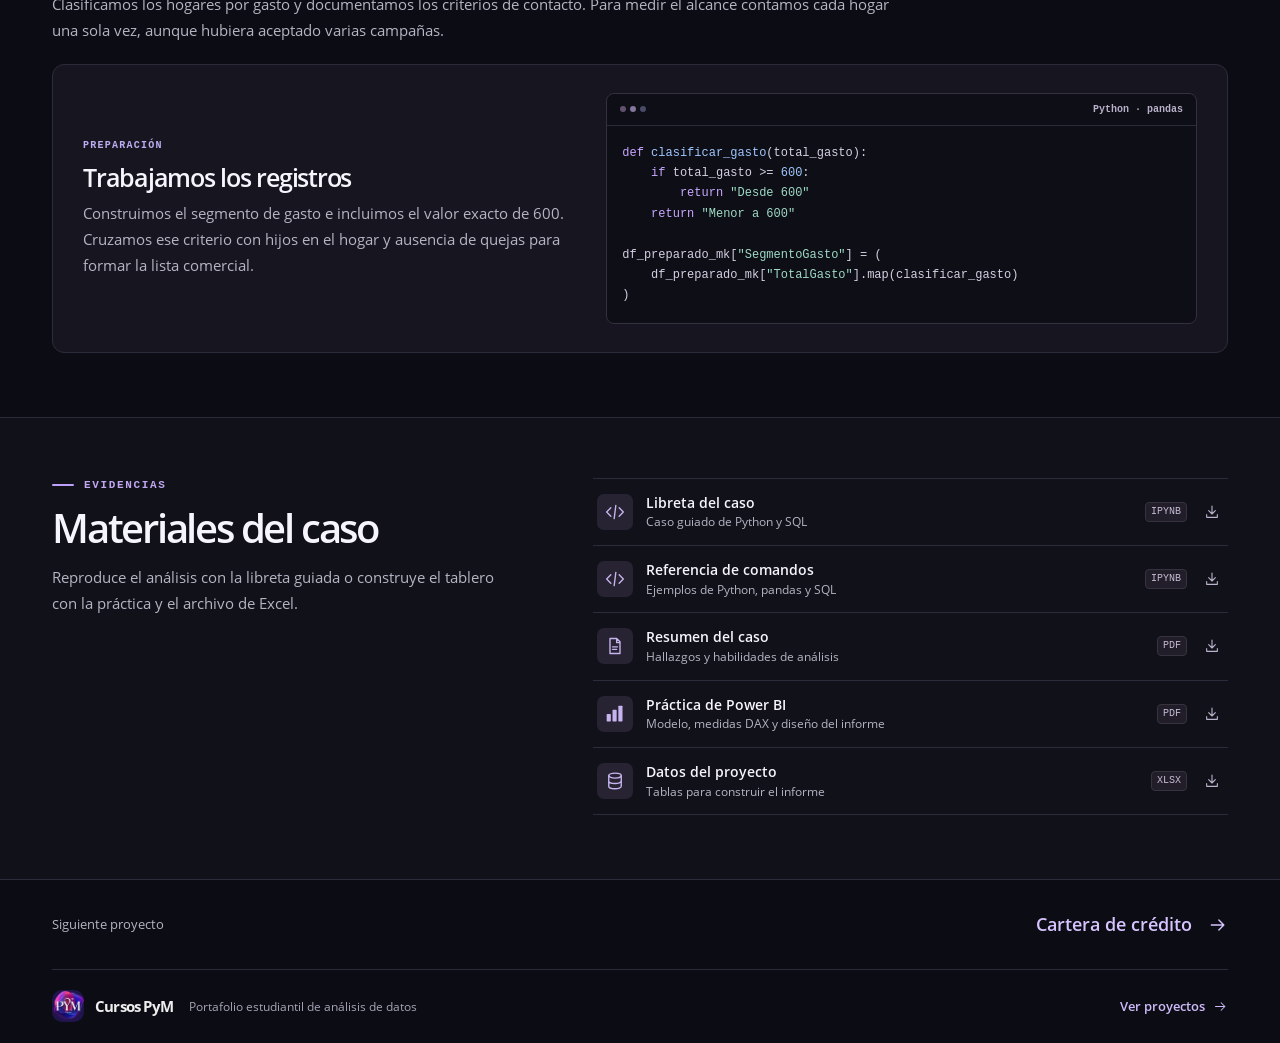
<file: marketing.html>
<!doctype html><html lang="es-MX"><head><meta charset="utf-8"><meta name="viewport" content="width=device-width,initial-scale=1"><meta name="theme-color" content="#101019"><title>Respuesta a campañas · Cursos PyM</title><meta name="description" content="¿Cuántos hogares distintos aceptaron una oferta y a cuáles podríamos considerar para el siguiente contacto?"><link rel="icon" type="image/webp" href="assets/pym.webp"><link rel="preload" href="assets/pym-bold.woff" as="font" type="font/woff" crossorigin><link rel="stylesheet" href="assets/style.css"><link rel="stylesheet" href="assets/explorer.css"><script defer src="assets/main.js"></script><script defer src="assets/explorer.js"></script></head><body><a class="skip" href="#main">Saltar al contenido</a><header class="top"><div class="wrap navwrap">
    <a class="brand" href="index.html" aria-label="Cursos PyM, inicio"><img width="41" height="41" src="assets/pym.webp" alt=""><b>Cursos PyM</b><span class="brand-div"></span><span class="brand-sub">Portafolio</span></a>
    <nav aria-label="Navegación principal"><a class="navtext" href="index.html#proyectos">Proyectos</a><a class="navtext" href="index.html#enfoque">Nuestro enfoque</a><a class="nav-res" href="index.html#recursos"><svg class="icon " width="20" height="20" viewBox="0 0 24 24" fill="none" stroke="currentColor" stroke-width="1.65" stroke-linecap="round" stroke-linejoin="round" aria-hidden="true"><path d="M3 7a1 1 0 0 1 1-1h6l2 2h8a1 1 0 0 1 1 1v9a1 1 0 0 1-1 1H4a1 1 0 0 1-1-1z"/></svg><span>Recursos</span></a></nav></div></header><main id="main"><section class="casehead marketing" style="--case:#88dece"><div class="wrap"><a class="back" href="index.html#proyectos"><svg class="icon " width="20" height="20" viewBox="0 0 24 24" fill="none" stroke="currentColor" stroke-width="1.65" stroke-linecap="round" stroke-linejoin="round" aria-hidden="true"><path d="M20 12H5m6-6-6 6 6 6"/></svg>Volver a proyectos</a><div class="caseintro"><div><div class="eyebrow"><span class="tick"></span>MARKETING / CASO DE ESTUDIO</div><h1>Respuesta a campañas</h1><p>¿Cuántos hogares distintos aceptaron una oferta y a cuáles podríamos considerar para el siguiente contacto?</p><div class="techbadges"><span><svg class="icon py-color" width="20" height="20" viewBox="0 0 24 24" fill="none" stroke="currentColor" stroke-width="1.65" stroke-linecap="round" stroke-linejoin="round" aria-hidden="true"><path d="m7 7-5 5 5 5m10-10 5 5-5 5m-4-13-2 16"/></svg>Python</span><span><svg class="icon sql-color" width="20" height="20" viewBox="0 0 24 24" fill="none" stroke="currentColor" stroke-width="1.65" stroke-linecap="round" stroke-linejoin="round" aria-hidden="true"><ellipse cx="12" cy="5.5" rx="7.5" ry="3"/><path d="M4.5 5.5v12.8a7.5 3 0 0 0 15 0V5.5M4.5 12a7.5 3 0 0 0 15 0"/></svg>SQL</span><span><svg class="icon bi-color" width="20" height="20" viewBox="0 0 24 24" fill="none" stroke="currentColor" stroke-width="1.65" stroke-linecap="round" stroke-linejoin="round" aria-hidden="true"><rect x="2" y="12" width="5" height="9" rx=".8" fill="currentColor" stroke="none"/><rect x="9" y="7" width="5" height="14" rx=".8" fill="currentColor" stroke="none"/><rect x="16" y="2" width="5" height="19" rx=".8" fill="currentColor" stroke="none"/></svg>Power BI</span></div></div><div class="casefoto"><img width="900" height="340" src="assets/marketing.webp" alt=""><div class="coverdata"><b>12</b><span>hogares</span></div></div></div></div></section><section class="wrap section insightarea"><div class="insightmetric" style="--case:#88dece"><div class="eyebrow"><span class="tick"></span>HALLAZGO PRINCIPAL</div><strong>9 hogares</strong><p>distintos concentraron las 18 aceptaciones de la muestra.</p></div><div class="conclusions"><h2>Qué encontramos</h2><p>Encontramos 18 aceptaciones de 9 hogares. Para el siguiente contacto propusimos 5 hogares con hijos, gasto de al menos 600 unidades monetarias (UM) y sin queja registrada. Juntos acumularon 3,800 UM de gasto.</p><h3>Hasta dónde llega el dato</h3><p>La muestra describe respuestas registradas. Para estimar el efecto de una oferta sobre las compras necesitaríamos comparar hogares expuestos con un grupo de referencia.</p></div></section><section class="band"><div class="wrap section"><div class="exphead"><div class="eyebrow"><span class="tick"></span>DATOS DEL PROYECTO</div><h2>Explora el resultado</h2><p>Prueba los filtros en esta vista web con los datos de la práctica de Power BI.</p></div><div id="explorer" data-project="marketing" style="--accent:#88dece;--ink:#f5f2ff"><noscript>Activa JavaScript para usar los filtros. El resultado principal y los datos descargables se muestran en esta página.</noscript></div></div></section><section class="wrap section" data-switch><div class="eyebrow"><span class="tick"></span>PROCESO DE ANÁLISIS</div><div class="section-title-row"><h2>Cómo lo trabajamos</h2><div class="switches" role="group" aria-label="herramientas"><button type="button" data-panel="0" aria-controls="herramientas-0" aria-pressed="true">Python</button><button type="button" data-panel="1" aria-controls="herramientas-1" aria-pressed="false">SQL</button><button type="button" data-panel="2" aria-controls="herramientas-2" aria-pressed="false">Power BI</button></div></div><p class="intromethod">Clasificamos los hogares por gasto y documentamos los criterios de contacto. Para medir el alcance contamos cada hogar una sola vez, aunque hubiera aceptado varias campañas.</p><div class="methodpanel" data-part="0" id="herramientas-0"><div><div class="category">PREPARACIÓN</div><h3>Trabajamos los registros</h3><p>Construimos el segmento de gasto e incluimos el valor exacto de 600. Cruzamos ese criterio con hijos en el hogar y ausencia de quejas para formar la lista comercial.</p></div><div class="codebox"><div class="codehead"><span class="windots"><i></i><i></i><i></i></span><span>Python · pandas</span></div><pre tabindex="0"><code><span class="k">def</span><span class="w"> </span><span class="nf">clasificar_gasto</span><span class="p">(</span><span class="n">total_gasto</span><span class="p">):</span>
    <span class="k">if</span> <span class="n">total_gasto</span> <span class="o">&gt;=</span> <span class="mi">600</span><span class="p">:</span>
        <span class="k">return</span> <span class="s2">"Desde 600"</span>
    <span class="k">return</span> <span class="s2">"Menor a 600"</span>

<span class="n">df_preparado_mk</span><span class="p">[</span><span class="s2">"SegmentoGasto"</span><span class="p">]</span> <span class="o">=</span> <span class="p">(</span>
    <span class="n">df_preparado_mk</span><span class="p">[</span><span class="s2">"TotalGasto"</span><span class="p">]</span><span class="o">.</span><span class="n">map</span><span class="p">(</span><span class="n">clasificar_gasto</span><span class="p">)</span>
<span class="p">)</span></code></pre></div></div><div class="methodpanel" data-part="1" id="herramientas-1"><div><div class="category">CONSULTA</div><h3>Contrastamos el resultado</h3><p>Seleccionamos los identificadores únicos con alguna aceptación antes de contar hogares. Así, un hogar que aceptó dos ofertas entra una sola vez en el conteo.</p></div><div class="codebox"><div class="codehead"><span class="windots"><i></i><i></i><i></i></span><span>SQL · SQLite</span></div><pre tabindex="0"><code><span class="k">SELECT</span><span class="w"> </span><span class="k">COUNT</span><span class="p">(</span><span class="o">*</span><span class="p">)</span><span class="w"> </span><span class="k">AS</span><span class="w"> </span><span class="n">HogaresAceptantes</span>
<span class="k">FROM</span><span class="w"> </span><span class="p">(</span>
<span class="w">    </span><span class="k">SELECT</span><span class="w"> </span><span class="k">DISTINCT</span><span class="w"> </span><span class="n">ID</span><span class="w"> </span><span class="k">FROM</span><span class="w"> </span><span class="n">respuestas_mk</span>
<span class="w">    </span><span class="k">WHERE</span><span class="w"> </span><span class="n">Aceptada</span><span class="w"> </span><span class="o">=</span><span class="w"> </span><span class="mi">1</span>
<span class="p">)</span><span class="w"> </span><span class="k">AS</span><span class="w"> </span><span class="n">aceptantes</span></code></pre></div></div><div class="methodpanel" data-part="2" id="herramientas-2"><div><div class="category">MODELO Y MEDIDAS</div><h3>Llevamos la pregunta al informe</h3><p>La práctica relaciona Hogares y Campanas con Respuestas. Al sumar la bandera de aceptación podemos comparar ofertas y separar el número de respuestas positivas del número de hogares alcanzados.</p></div><div class="codebox"><div class="codehead"><span class="windots"><i></i><i></i><i></i></span><span>Power BI · DAX</span></div><pre tabindex="0"><code>Aceptaciones = <b class="k">SUM</b>(Respuestas[Aceptada])</code></pre></div></div></section><section class="band" id="materiales"><div class="wrap section resources"><div class="resourceintro"><div class="eyebrow"><span class="tick"></span>EVIDENCIAS</div><h2>Materiales del caso</h2><p>Reproduce el análisis con la libreta guiada o construye el tablero con la práctica y el archivo de Excel.</p></div><div class="filelist"><a class="filerow" download href="materiales/Caso_de_Uso_03_Marketing_Python_SQL_PyM.ipynb" aria-label="Descargar Libreta del caso de Marketing, IPYNB"><span class="fileic"><svg class="icon " width="20" height="20" viewBox="0 0 24 24" fill="none" stroke="currentColor" stroke-width="1.65" stroke-linecap="round" stroke-linejoin="round" aria-hidden="true"><path d="m7 7-5 5 5 5m10-10 5 5-5 5m-4-13-2 16"/></svg></span><span class="filetext"><strong>Libreta del caso</strong><small>Caso guiado de Python y SQL</small></span><span class="ext">IPYNB</span><svg class="icon " width="20" height="20" viewBox="0 0 24 24" fill="none" stroke="currentColor" stroke-width="1.65" stroke-linecap="round" stroke-linejoin="round" aria-hidden="true"><path d="M12 3v12m-5-5 5 5 5-5M4 16v4h16v-4"/></svg></a><a class="filerow" download href="materiales/Comandos_03_Marketing_Python_SQL_PyM.ipynb" aria-label="Descargar Referencia de comandos de Marketing, IPYNB"><span class="fileic"><svg class="icon " width="20" height="20" viewBox="0 0 24 24" fill="none" stroke="currentColor" stroke-width="1.65" stroke-linecap="round" stroke-linejoin="round" aria-hidden="true"><path d="m7 7-5 5 5 5m10-10 5 5-5 5m-4-13-2 16"/></svg></span><span class="filetext"><strong>Referencia de comandos</strong><small>Ejemplos de Python, pandas y SQL</small></span><span class="ext">IPYNB</span><svg class="icon " width="20" height="20" viewBox="0 0 24 24" fill="none" stroke="currentColor" stroke-width="1.65" stroke-linecap="round" stroke-linejoin="round" aria-hidden="true"><path d="M12 3v12m-5-5 5 5 5-5M4 16v4h16v-4"/></svg></a><a class="filerow" download href="materiales/Resumen_Caso_03_Marketing_PyM.pdf" aria-label="Descargar Resumen del caso de Marketing, PDF"><span class="fileic"><svg class="icon " width="20" height="20" viewBox="0 0 24 24" fill="none" stroke="currentColor" stroke-width="1.65" stroke-linecap="round" stroke-linejoin="round" aria-hidden="true"><path d="M6 3h8l4 4v14H6zM14 3v5h4M9 13h6m-6 3h5"/></svg></span><span class="filetext"><strong>Resumen del caso</strong><small>Hallazgos y habilidades de análisis</small></span><span class="ext">PDF</span><svg class="icon " width="20" height="20" viewBox="0 0 24 24" fill="none" stroke="currentColor" stroke-width="1.65" stroke-linecap="round" stroke-linejoin="round" aria-hidden="true"><path d="M12 3v12m-5-5 5 5 5-5M4 16v4h16v-4"/></svg></a><a class="filerow" download href="materiales/Tarea_Power_BI_03_Marketing_PyM.pdf" aria-label="Descargar Práctica de Power BI de Marketing, PDF"><span class="fileic"><svg class="icon " width="20" height="20" viewBox="0 0 24 24" fill="none" stroke="currentColor" stroke-width="1.65" stroke-linecap="round" stroke-linejoin="round" aria-hidden="true"><rect x="2" y="12" width="5" height="9" rx=".8" fill="currentColor" stroke="none"/><rect x="9" y="7" width="5" height="14" rx=".8" fill="currentColor" stroke="none"/><rect x="16" y="2" width="5" height="19" rx=".8" fill="currentColor" stroke="none"/></svg></span><span class="filetext"><strong>Práctica de Power BI</strong><small>Modelo, medidas DAX y diseño del informe</small></span><span class="ext">PDF</span><svg class="icon " width="20" height="20" viewBox="0 0 24 24" fill="none" stroke="currentColor" stroke-width="1.65" stroke-linecap="round" stroke-linejoin="round" aria-hidden="true"><path d="M12 3v12m-5-5 5 5 5-5M4 16v4h16v-4"/></svg></a><a class="filerow" download href="materiales/Datos_03_Marketing_PyM.xlsx" aria-label="Descargar Datos del proyecto de Marketing, XLSX"><span class="fileic"><svg class="icon " width="20" height="20" viewBox="0 0 24 24" fill="none" stroke="currentColor" stroke-width="1.65" stroke-linecap="round" stroke-linejoin="round" aria-hidden="true"><ellipse cx="12" cy="5.5" rx="7.5" ry="3"/><path d="M4.5 5.5v12.8a7.5 3 0 0 0 15 0V5.5M4.5 12a7.5 3 0 0 0 15 0"/></svg></span><span class="filetext"><strong>Datos del proyecto</strong><small>Tablas para construir el informe</small></span><span class="ext">XLSX</span><svg class="icon " width="20" height="20" viewBox="0 0 24 24" fill="none" stroke="currentColor" stroke-width="1.65" stroke-linecap="round" stroke-linejoin="round" aria-hidden="true"><path d="M12 3v12m-5-5 5 5 5-5M4 16v4h16v-4"/></svg></a></div></div></section><div class="wrap nextcase"><span>Siguiente proyecto</span><a href="banca.html">Cartera de crédito <svg class="icon " width="20" height="20" viewBox="0 0 24 24" fill="none" stroke="currentColor" stroke-width="1.65" stroke-linecap="round" stroke-linejoin="round" aria-hidden="true"><path d="M4 12h15m-6-6 6 6-6 6"/></svg></a></div></main><footer><div class="wrap footer"><a class="brand footbrand" href="index.html"><img src="assets/pym.webp" width="32" height="32" alt=""><b>Cursos PyM</b></a><span>Portafolio estudiantil de análisis de datos</span><a class="textlink" href="index.html#proyectos">Ver proyectos <svg class="icon " width="20" height="20" viewBox="0 0 24 24" fill="none" stroke="currentColor" stroke-width="1.65" stroke-linecap="round" stroke-linejoin="round" aria-hidden="true"><path d="M4 12h15m-6-6 6 6-6 6"/></svg></a></div></footer></body></html>
</file>
<file: assets/style.css>
@font-face{font-family:"Open Sans";src:url(pym-regular.woff) format("woff");font-weight:400;font-display:swap}
@font-face{font-family:"Open Sans";src:url(pym-semibold.woff) format("woff");font-weight:600;font-display:swap}
@font-face{font-family:"Open Sans";src:url(pym-bold.woff) format("woff");font-weight:700;font-display:swap}
:root{color-scheme:dark;--bg:#0c0c14;--surface:#13131e;--text:#f6f5fc;--muted:#b4b4c3;--line:#2c2b39;--accent:#ba9dfc;--mono:ui-monospace,SFMono-Regular,Consolas,"Liberation Mono",monospace}
*{box-sizing:border-box}
html{scroll-padding-top:85px;scroll-behavior:smooth}
body{margin:0;background:var(--bg);font:400 16px/1.6 "Open Sans",Arial,sans-serif;color:var(--text);-webkit-font-smoothing:antialiased}
a{color:inherit;text-decoration:none}
button{color:inherit;font:inherit;cursor:pointer}
[hidden]{display:none!important}
:focus-visible{outline:3px solid #d5b3ff;outline-offset:4px}
h1,h2,h3,p{margin:0}
h1,h2,h3{line-height:1.12}
img{display:block;max-width:100%}
.wrap{width:min(1232px,calc(100% - 104px));margin-inline:auto}
.icon{display:inline-block;flex:none;vertical-align:middle}
.skip{position:fixed;top:8px;left:8px;z-index:100;padding:8px 18px;background:white;color:#12121a;transform:translateY(-160%)}
.skip:focus{transform:none}
.top{background:rgba(12,12,21,.96);border-bottom:1px solid var(--line);position:relative;z-index:10}
.navwrap{height:72px;display:flex;align-items:center;justify-content:space-between;gap:20px}
.brand,.navwrap nav,.nav-res,.footer,.techbadges,.button,.textlink,.back{display:flex;align-items:center}
.brand{gap:11px;white-space:nowrap;width:max-content}
.brand img{border-radius:10px;object-fit:contain}
.brand b{font-size:19px;letter-spacing:-.8px}
.brand-div{margin:0 3px;width:1px;height:20px;background:#474456}
.brand-sub{font-size:13px;color:#b4b3c5}
.navwrap nav{gap:31px;font-size:13px;font-weight:600}
.navtext{color:#d4d2df}
.navtext:hover,.textlink:hover,.back:hover{color:#d1b9ff}
.nav-res{gap:9px;padding:8px 14px;border:1px solid #454051;border-radius:7px;background:#191822}
.nav-res .icon{width:16px;height:16px;color:#c8a9fc}
.nav-res:hover{border-color:#a886e8;background:#242030}
.hero{overflow:hidden;position:relative;background:radial-gradient(ellipse at 75% 80%,#191329 0,transparent 50%),#0d0d17;border-bottom:1px solid var(--line)}
.hero-inner{position:relative;display:grid;grid-template-columns:49% 51%;min-height:466px;isolation:isolate}
.hero-copy{padding:49px 0 40px;position:relative;z-index:2;align-self:center}
.eyebrow,.hl-mini,.coverdata span,.category,.ext,.codehead,.back{font-family:var(--mono)}
.eyebrow{display:flex;align-items:center;gap:10px;color:#c1a6f2;font-size:11px;font-weight:600;line-height:1.3;letter-spacing:1.65px}
.tick{width:22px;height:2px;background:#bda0f7;border-radius:2px}
.hero-copy h1{font-size:clamp(59px,5.7vw,84px);font-weight:600;line-height:1.055;letter-spacing:-.068em;margin:22px 0 18px}
.gradient{background:linear-gradient(105deg,#ccacfa 1%,#aaa2fb 56%,#81adf7 95%);background-clip:text;-webkit-background-clip:text;color:transparent}
.hero-copy>p{color:#bdbdcc;font-size:clamp(15px,1.25vw,18px);max-width:475px;line-height:1.55}
.button{justify-content:center;gap:17px;min-height:44px;width:max-content;padding:0 18px;border-radius:7px;font-size:14px;font-weight:700;letter-spacing:-.25px}
.primary{margin-top:25px;color:#141023;background:linear-gradient(105deg,#d5b8ff,#bba8fb);box-shadow:0 2px 14px #a585ff16}
.primary .icon{height:17px;width:17px}
.primary:hover{filter:brightness(1.11);transform:translateY(-1px)}
.techbadges{gap:9px;flex-wrap:wrap;margin-top:25px}
.techbadges span{display:inline-flex;align-items:center;gap:7px;padding:3px 9px;line-height:1.55;font-size:11px;font-weight:600;color:#cecedb;background:#171721;border:1px solid #32313f;border-radius:5px}
.techbadges .icon{width:13px;height:13px}
.py-color{color:#a9bcf9}.sql-color{color:#bcb0fe}.bi-color{color:#eac877}
.hero-art{align-self:stretch;position:relative;min-width:0;margin:16px -23px 18px -20px;isolation:isolate}
.wire-grid{position:absolute;inset:0 -4% 0 -1%;background-image:linear-gradient(#a495ce19 1px,transparent 1px),linear-gradient(90deg,#a495ce19 1px,transparent 1px);background-size:42px 42px;mask-image:radial-gradient(ellipse at 54% 49%,#000 20%,rgba(0,0,0,.8) 53%,transparent 78%)}
.ribbon{position:absolute;width:106%;max-width:none;left:-2%;top:-3%;height:100%;object-fit:contain;mix-blend-mode:screen;filter:saturate(.96);mask-image:radial-gradient(ellipse at 50% 50%,black 55%,transparent 81%);pointer-events:none}
.cross{position:absolute;display:block;width:12px;height:12px;opacity:.55}
.cross:after,.cross:before{content:"";background:#8b809c;position:absolute;top:50%;left:0;width:100%;height:1px}
.cross:after{transform:rotate(90deg)}.tl{top:9%;left:6%}.tr{top:8%;right:3%}.br{right:3%;bottom:11%}
.feature{position:absolute;bottom:5%;right:6%;display:flex;align-items:center;gap:15px;max-width:96%;padding:10px 11px 11px 14px;background:#171522e8;border:1px solid #51445f;border-radius:7px;box-shadow:0 8px 20px #05050b35;backdrop-filter:blur(12px)}
.hl-mini{color:#cbb5f4;letter-spacing:1.15px;font-size:9px;font-weight:600;display:flex;align-items:center;gap:7px}
.statusdot{display:inline-block;background:#bb99fa;width:5px;height:5px;border-radius:50%;box-shadow:0 0 9px #ae71e7}
.hl-res{display:flex;align-items:center;gap:7px;font-size:11px;color:#dedbe8;margin-top:3px}
.hl-res .icon{width:12px;height:12px;color:#b59dd8}
.feature-link:hover .hl-res{text-decoration:underline}
.featcontrols{display:flex;align-items:center;border-left:1px solid #3c354b;padding-left:7px}
.featcontrols button,.view-buttons button{border:0;padding:0;display:grid;place-items:center;background:transparent}
.featcontrols button{width:26px;height:30px;border-radius:4px;color:#c0b7d0}
.featcontrols button:hover,.view-buttons button:hover{color:white;background:#322c41}
.featcontrols .icon{width:13px}
.section{padding-top:60px;padding-bottom:64px}
.section-title-row{display:flex;align-items:center;justify-content:space-between;gap:20px;margin:10px 0 25px}
h2{font-size:clamp(30px,3.15vw,43px);font-weight:600;letter-spacing:-.055em}
.view-buttons{border:1px solid #373442;display:flex;gap:2px;background:#111019;padding:3px;border-radius:7px}
.view-buttons button{width:30px;height:27px;color:#9491a3;border-radius:4px}
.view-buttons button[aria-pressed=true]{background:#353040;color:#e5d9fb}
.view-buttons .icon{height:15px;width:15px}
.cards{display:grid;grid-template-columns:repeat(3,minmax(0,1fr));gap:21px}
.projcard{display:flex;flex-direction:column;min-width:0;background:#15141f;border:1px solid #363443;border-radius:12px;overflow:hidden;transition:transform .2s,border-color .2s,box-shadow .2s}
.projcard:hover{transform:translateY(-4px);border-color:var(--case);box-shadow:0 8px 25px #05050a4d}
.cover,.casefoto{position:relative;isolation:isolate;overflow:hidden}
.cover{aspect-ratio:2.4;border-bottom:1px solid #ffffff0d}
.cover img,.casefoto img{width:100%;height:100%;object-fit:cover}
.coverdata{position:absolute;left:22px;bottom:20%;display:grid;gap:2px;color:var(--case);line-height:1}
.coverdata b{font-size:clamp(27px,2.7vw,44px);font-weight:600;letter-spacing:-.065em}
.coverdata span{font-size:10px;letter-spacing:1.1px;text-transform:uppercase}
.cardbody{display:flex;flex:1;flex-direction:column;padding:22px 22px 15px}
.category{display:flex;gap:7px;align-items:center;color:var(--case,#beadf2);font-size:10px;font-weight:600;letter-spacing:1.25px;text-transform:uppercase}
.category i{border-radius:50%;width:6px;height:6px;background:currentColor}
.cardbody h3,.methodpanel h3{font-size:clamp(20px,1.95vw,29px);letter-spacing:-.05em;font-weight:600;margin:10px 0 8px}
.cardbody p{font-size:14px;color:var(--muted);line-height:1.65;margin-bottom:20px}
.cardfoot{display:flex;align-items:center;justify-content:space-between;gap:10px;margin-top:auto;border-top:1px solid var(--line);padding-top:12px;font-size:12px;font-weight:600}
.cardfoot .icon{color:var(--case);width:17px;height:17px}
.cards.listview{grid-template-columns:1fr}
.listview .projcard{display:grid;grid-template-columns:clamp(185px,27%,290px) 1fr}
.listview .cover{height:100%;min-height:124px;aspect-ratio:auto}
.listview .cardbody{display:grid;grid-template-columns:minmax(0,1fr) auto;padding:18px 24px;align-content:center;column-gap:24px}
.listview .category,.listview h3,.listview p{grid-column:1}.listview h3{margin:4px 0}.listview p{margin:0}
.listview .cardfoot{align-self:center;grid-column:2;grid-row:1/4;border:0;gap:14px;margin:0;padding:0}
.band{background:#11111a;border-block:1px solid var(--line)}
.switches{display:flex;flex-wrap:wrap;gap:6px}
.switches button{border:1px solid #393644;color:#bcb9c8;border-radius:6px;background:#14131c;padding:7px 13px;font-size:12px;font-weight:600}
.switches button:hover,.switches button[aria-pressed=true]{color:#e2d1ff;border-color:#78618f;background:#2a2138}
.methodpanel{display:grid;grid-template-columns:minmax(0,.9fr) minmax(0,1.1fr);gap:40px;align-items:center;padding:28px 30px;background:#171620;border:1px solid var(--line);border-radius:12px}
.methodpanel p,.resourceintro p,.exphead p,.intromethod,.conclusions p{font-size:15px;line-height:1.75;color:var(--muted)}
.textlink,.back{width:max-content;gap:8px;font-size:13px;font-weight:600;color:#cebbf9}
.textlink .icon,.back .icon{width:15px;height:15px}.methodpanel .textlink{margin-top:17px}
.codebox{min-width:0;background:#0e0e16;border-radius:8px;border:1px solid #34303e}
.codehead{padding:8px 13px;display:flex;align-items:center;justify-content:space-between;gap:10px;border-bottom:1px solid var(--line);font-size:10px;font-weight:600;color:#b9b0c9;line-height:1.5}
.windots{display:flex;gap:4px}.windots i{width:6px;height:6px;border-radius:50%;background:#62516d}.windots i:nth-child(2){background:#85769d}.windots i:nth-child(3){background:#494b67}
pre{margin:0;overflow:auto;padding:17px 15px;line-height:1.65;color:#d4d0e3;font:12px/1.7 var(--mono);tab-size:4;scrollbar-color:#514661 #15141f}
code{font:inherit}.k,.kn,.kd,.nb,.k1{color:#c8a7ff}.s,.s1,.s2,.sa{color:#9edac4}.nf,.fm,.mi,.mf{color:#a0c7ff}
.resources{display:grid;grid-template-columns:1fr 1.35fr;gap:6%}
.resourceintro .eyebrow,.exphead .eyebrow{margin-bottom:13px}
.resourceintro p,.exphead p{margin:14px 0 22px;max-width:455px}
.filelist{border-block:1px solid var(--line)}
.filerow{display:flex;gap:13px;align-items:center;padding:13px 4px;border-bottom:1px solid var(--line)}
.filerow:last-child{border:0}.filerow:hover{background:#1c1926}.fileic{display:grid;place-items:center;width:36px;height:36px;border-radius:7px;color:#c7b4ee;background:#272332}
.filetext{flex:1;display:grid;line-height:1.55}.filetext strong{font-size:14px;font-weight:600}.filetext small{font-size:12px;color:var(--muted)}.ext{font-size:10px;color:#c7bcd6;background:#211e2a;border:1px solid #373240;border-radius:4px;padding:1px 5px}
.filerow>.icon{margin:0 4px;color:#bbb4cc;width:16px;height:16px}
.nojs-name{font-size:18px;padding:9px 0}.js .nojs-name{display:none}
.footer{gap:16px;color:#a6a3b4;font-size:12px;min-height:74px;border-top:1px solid var(--line)}
.footbrand b{color:#eee;font-size:15px}.footer .textlink{margin-left:auto}
.casehead{background:radial-gradient(ellipse at 80% 48%,#211b2d 0,transparent 57%),#101019;border-bottom:1px solid var(--line);padding:27px 0 42px}
.caseintro{display:grid;grid-template-columns:1fr 46%;gap:5%;align-items:center;margin-top:31px}.caseintro h1{font-size:clamp(42px,4.65vw,66px);letter-spacing:-.065em;margin:16px 0 12px;font-weight:600}
.caseintro p{color:#c8c3d2;max-width:580px;font-size:17px}.caseintro .techbadges{margin-top:18px}.casefoto{border-radius:12px;border:1px solid #45404d;aspect-ratio:2.45}
.casefoto .coverdata{left:30px}
.insightarea{display:grid;grid-template-columns:1fr 1.65fr;gap:6%;align-items:center}
.insightmetric{border-left:2px solid var(--case);padding:12px 0 12px 22px}
.insightmetric .eyebrow{color:var(--case)}.insightmetric .tick{display:none}
.insightmetric strong{display:block;font-size:clamp(39px,4.8vw,70px);font-weight:600;line-height:1.1;color:var(--case);letter-spacing:-.055em;margin:13px 0 6px}
.insightmetric p{max-width:270px;color:#cac5d4}.conclusions h2{margin-bottom:12px}
.conclusions h3{margin:20px 0 5px;font-size:17px;font-weight:600}
.exphead p{max-width:none}.intromethod{margin:-4px 0 20px;max-width:850px}
.nextcase{padding-block:30px;display:flex;align-items:center;justify-content:space-between;gap:20px}.nextcase span{color:var(--muted);font-size:13px}.nextcase a{font-size:18px;font-weight:600;display:flex;align-items:center;gap:16px;color:#d7c4ff}
@media(min-width:1600px){.hero-inner{min-height:495px}}
@media(max-width:1100px){.wrap{width:calc(100% - 68px)}.hero-inner{min-height:435px}.hero-copy h1{font-size:clamp(52px,6.1vw,65px)}.hero-copy>p{max-width:410px}.cardbody{padding:18px 17px 13px}.cards{gap:15px}.methodpanel{gap:24px;padding:22px}.feature{right:2%}}
@media(max-width:800px){.wrap{width:calc(100% - 42px)}.navwrap nav{gap:16px}.cards{gap:12px}.cardbody{padding:14px}.cardbody h3{font-size:21px}.cardbody p{font-size:13px}.coverdata{left:13px}.hero-inner{min-height:395px}.hero-copy h1{font-size:48px}.feature{gap:5px;padding:7px 5px 7px 8px;right:0}.hl-res{font-size:10px}.hero-art{margin-right:-12px}.section{padding-block:47px}.resources{gap:4%}.listview .cardfoot{font-size:0}.methodpanel{gap:16px}.section-title-row{gap:12px}}
@media(max-width:680px){
.wrap{width:calc(100% - 36px)}.navwrap{height:60px;gap:9px}.brand{gap:7px}.brand img{width:34px;height:34px}.brand b{font-size:16px}.brand-div,.brand-sub{display:none}.navwrap nav{gap:12px;font-size:11px}.nav-res{padding:5px 9px;gap:5px}.nav-res .icon{width:14px;height:14px}.navtext{font-size:11px}
.hero-inner{grid-template-columns:1fr;min-height:unset}.hero-copy{padding:35px 0 0}.hero-copy h1{font-size:clamp(48px,9.6vw,65px);margin:14px 0}.hero-copy>p{font-size:15px;max-width:430px}.primary{margin-top:19px}.techbadges{margin-top:17px}.hero-art{height:clamp(205px,46vw,282px);margin:-5px 0 10px}.ribbon{left:0%;top:-7%;width:100%;height:107%}.hero-art .feature{bottom:0;right:1%}.tl{left:4%}.hl-mini{font-size:8px}.featcontrols button{width:27px}.cross.br{display:none}
.section{padding-block:39px}.section-title-row{margin:10px 0 19px}h2{font-size:32px}.eyebrow{font-size:10px}.cards{grid-template-columns:1fr;gap:19px}.cover{aspect-ratio:2.65}.coverdata{left:22px}.coverdata b{font-size:37px}.cardbody{padding:18px 20px 15px}.cardbody h3{font-size:25px;margin:7px 0}.cardbody p{font-size:14px;margin-bottom:15px}.cardfoot{padding-top:10px}
.listview .projcard{grid-template-columns:90px 1fr}.listview .cardbody{padding:12px;display:block}.listview .cover{min-height:120px}.listview .cover img{object-position:72% center}.listview .coverdata{display:none}.listview .cardbody h3{font-size:20px}.listview .cardbody p{font-size:12px}.listview .cardfoot{display:none}
.methodpanel,.resources,.caseintro,.insightarea{grid-template-columns:1fr}.methodpanel{padding:18px;gap:18px}.methodpanel h3{font-size:23px}.codebox pre{font-size:11px}.band .section-title-row,.section[data-switch]>.section-title-row{align-items:flex-start;flex-direction:column}.resources{gap:20px}.resourceintro p{margin:12px 0 15px}.switches button{padding:6px 11px}
.footer{display:grid;grid-template-columns:1fr auto;gap:2px;padding-block:15px}.footer>span{grid-column:1;grid-row:2}.footer .textlink{grid-column:2;grid-row:1/3;font-size:11px}.footer .brand img{width:27px;height:27px}.footer .brand b{font-size:14px}.footer>span{font-size:10px}
.casehead{padding:19px 0 25px}.caseintro{gap:20px;margin-top:23px}.caseintro h1{font-size:41px}.caseintro p{font-size:15px}.casefoto{max-height:180px}.caseintro .techbadges{margin-top:14px}.insightarea{gap:25px}.insightmetric{padding:2px 0 2px 17px}.insightmetric p{max-width:none}.casefoto .coverdata{left:20px}.nextcase{padding-block:22px}.nextcase a{font-size:15px}.filetext small{font-size:11px}
}
@media(max-width:365px){.navwrap nav{gap:7px}.nav-res{padding:5px}.nav-res .icon{display:none}.brand b{font-size:15px}.navwrap{gap:4px}.hero-copy h1{font-size:44px}.filerow{gap:8px}.fileic{width:28px}.feature{right:0}}
@media(prefers-reduced-motion:reduce){html{scroll-behavior:auto}*{transition:none!important}}
.a11ynote{position:absolute;width:1px;height:1px;padding:0;overflow:hidden;clip-path:inset(50%);white-space:nowrap}
</file>
<file: assets/explorer.css>
.px-panel{--px-muted:#b7b6c6;padding:clamp(17px,3vw,28px);border:1px solid #ffffff20;border-radius:14px;background:#12111c;color:var(--ink,#f6f4fd)}
.px-filter{display:flex;align-items:center;justify-content:space-between;gap:16px;margin:0 0 22px}
.px-label,.px-chart-title{font:inherit;font-weight:650;font-size:.9rem;color:var(--ink,#f6f4fd)}
.px-select{display:block;max-width:100%;box-sizing:border-box;color:#f7f4ff;background-color:#23202f;border:1px solid #696477;border-radius:7px;padding:9px 30px 9px 11px;min-height:40px;font:inherit;font-size:.88rem;color-scheme:dark;cursor:pointer}
.px-select:focus-visible{outline:2px solid var(--accent,#bca4ff);outline-offset:3px}
.px-summary{display:grid;grid-template-columns:repeat(3,minmax(0,1fr));gap:13px}
.px-stat{display:flex;flex-direction:column;justify-content:space-between;gap:10px;padding:13px 14px 15px;background:rgba(255,255,255,.035);border-radius:8px;border:1px solid #ffffff13}
.px-name,.px-note,.px-bar-label{color:var(--px-muted);font-size:.83rem;line-height:1.45}
.px-number{font-size:clamp(1rem,2.6vw,1.7rem);line-height:1.1;font-weight:650;font-variant-numeric:tabular-nums;letter-spacing:-.04em;overflow-wrap:anywhere;color:var(--ink,#f6f4fd)}
.px-chart{margin-top:23px}.px-chart-title{padding-bottom:8px}
.px-bar-row{display:grid;align-items:center;grid-template-columns:minmax(84px,1fr) 3fr minmax(45px,.6fr);gap:13px;min-height:28px}
.px-track{display:block;background:rgba(255,255,255,.085);height:5px;border-radius:30px}
.px-fill{display:block;height:100%;border-radius:inherit;background:var(--accent,#bca4ff)}
.px-bar-value{font-size:.85rem;text-align:right;color:var(--ink,#f6f4fd);font-variant-numeric:tabular-nums;white-space:nowrap}
.px-note{margin:17px 0 0;font-size:.8rem}
@media(max-width:640px){.px-filter{align-items:flex-start;flex-direction:column;gap:7px}.px-select{width:100%}.px-summary{display:flex;flex-direction:column;gap:0}.px-stat{flex-direction:row;align-items:center;border:0;border-bottom:1px solid #ffffff1c;border-radius:0;padding:12px 0;background:transparent}.px-number{text-align:right;font-size:1.15rem}.px-bar-row{gap:8px}}
</file>
